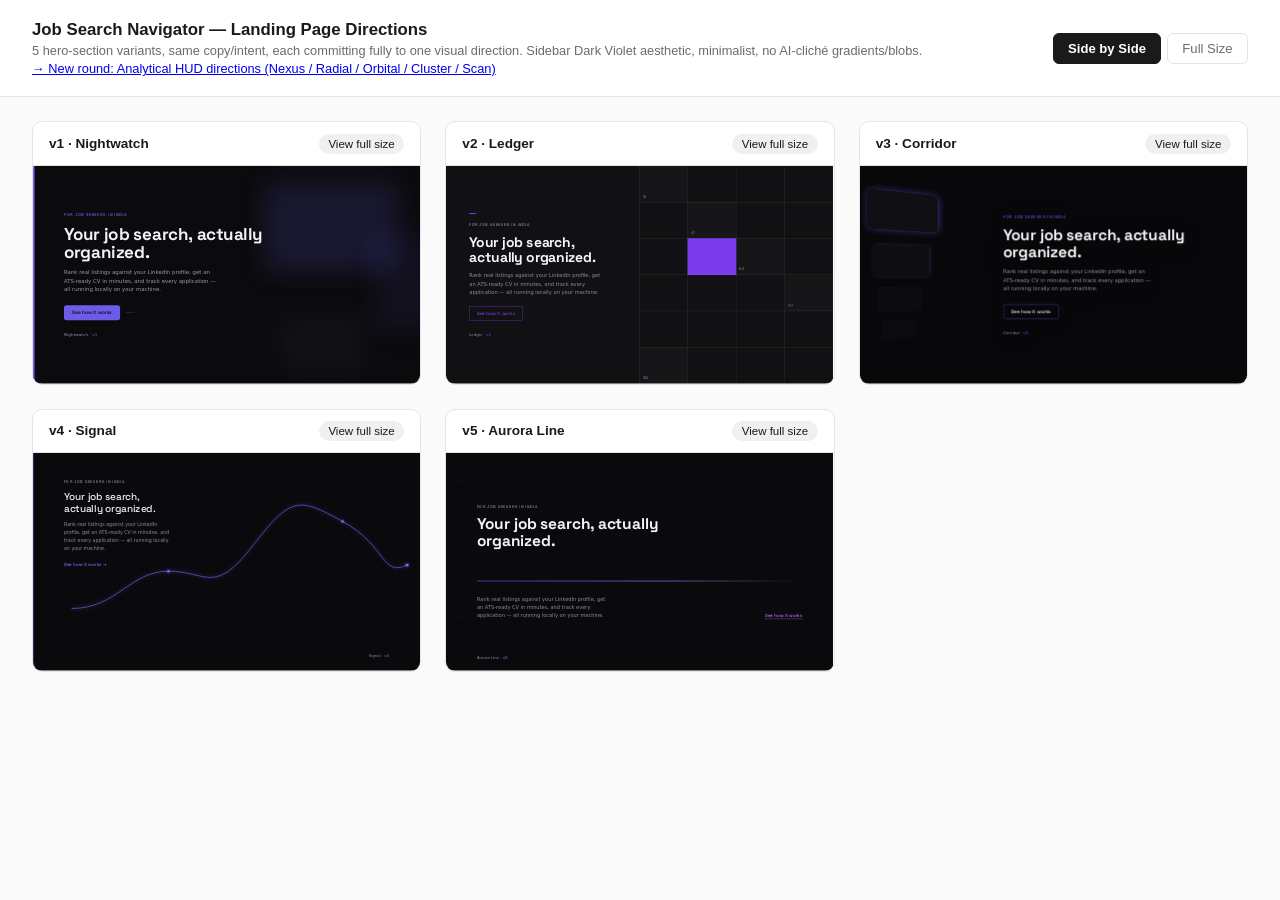
<file: public/landing/index.html>
<!doctype html>
<html lang="en">
<head>
<meta charset="utf-8" />
<meta name="viewport" content="width=device-width, initial-scale=1" />
<title>Landing Page Directions — Job Search Navigator</title>
<style>
  :root {
    --bg: #fafafa;
    --surface: #ffffff;
    --text: #1a1a1a;
    --text-muted: #6b6b6b;
    --border: #e5e5e5;
    --accent: #1a1a1a;
    --accent-contrast: #ffffff;
    --chip-bg: #f0f0f0;
  }
  @media (prefers-color-scheme: dark) {
    :root {
      --bg: #121212;
      --surface: #1a1a1a;
      --text: #ededed;
      --text-muted: #9a9a9a;
      --border: #2a2a2a;
      --accent: #ededed;
      --accent-contrast: #121212;
      --chip-bg: #232323;
    }
  }
  * { box-sizing: border-box; }
  body {
    margin: 0;
    font-family: -apple-system, BlinkMacSystemFont, "Segoe UI", Roboto, Helvetica, Arial, sans-serif;
    background: var(--bg);
    color: var(--text);
  }
  header {
    padding: 1.25rem 2rem;
    border-bottom: 1px solid var(--border);
    background: var(--surface);
    display: flex;
    align-items: center;
    justify-content: space-between;
    flex-wrap: wrap;
    gap: 0.75rem;
  }
  header h1 { font-size: 1.05rem; margin: 0; font-weight: 600; }
  header p { margin: 0.2rem 0 0; font-size: 0.8rem; color: var(--text-muted); }

  .mode-switch { display: flex; gap: 0.35rem; }
  .mode-btn {
    background: none;
    border: 1px solid var(--border);
    color: var(--text-muted);
    padding: 0.45rem 0.9rem;
    border-radius: 6px;
    font-size: 0.82rem;
    cursor: pointer;
  }
  .mode-btn.active { background: var(--accent); color: var(--accent-contrast); border-color: var(--accent); font-weight: 600; }

  main { max-width: 1400px; margin: 0 auto; padding: 1.5rem 2rem 3rem; }

  .variant-tabs { display: none; gap: 0.4rem; margin-bottom: 1.25rem; flex-wrap: wrap; }
  .variant-tabs.visible { display: flex; }
  .variant-tab-btn {
    background: var(--surface);
    border: 1px solid var(--border);
    color: var(--text);
    padding: 0.5rem 1rem;
    border-radius: 6px;
    font-size: 0.85rem;
    cursor: pointer;
  }
  .variant-tab-btn.active { background: var(--accent); color: var(--accent-contrast); border-color: var(--accent); font-weight: 600; }

  /* Side-by-side grid: true-scale live previews via a fixed-size iframe
     scaled down with a clipping wrapper, not a responsive reflow -- so
     what you see here matches the full-size view exactly. */
  .grid { display: grid; grid-template-columns: repeat(auto-fit, minmax(320px, 1fr)); gap: 1.5rem; }
  .grid.hidden { display: none; }

  .card {
    background: var(--surface);
    border: 1px solid var(--border);
    border-radius: 10px;
    overflow: hidden;
  }
  .card-label {
    padding: 0.7rem 1rem;
    font-size: 0.85rem;
    font-weight: 600;
    display: flex;
    justify-content: space-between;
    align-items: center;
    border-bottom: 1px solid var(--border);
  }
  .card-label button {
    font-size: 0.72rem;
    font-weight: 500;
    background: var(--chip-bg);
    border: none;
    color: var(--text);
    padding: 0.25rem 0.6rem;
    border-radius: 999px;
    cursor: pointer;
  }
  .frame-wrap {
    width: 100%;
    aspect-ratio: 1200 / 675;
    overflow: hidden;
    position: relative;
  }
  .frame-wrap iframe {
    width: 1200px;
    height: 675px;
    border: 0;
    position: absolute;
    top: 0; left: 0;
    transform-origin: top left;
  }

  .full-view { display: none; }
  .full-view.visible { display: block; }
  .full-frame-wrap {
    border: 1px solid var(--border);
    border-radius: 10px;
    overflow: hidden;
    aspect-ratio: 1200 / 675;
    max-height: 80vh;
  }
  .full-frame-wrap iframe { width: 100%; height: 100%; border: 0; }
</style>
</head>
<body>
<header>
  <div>
    <h1>Job Search Navigator — Landing Page Directions</h1>
    <p>5 hero-section variants, same copy/intent, each committing fully to one visual direction. Sidebar Dark Violet aesthetic, minimalist, no AI-cliché gradients/blobs.</p>
    <p><a href="hud/index.html">&rarr; New round: Analytical HUD directions (Nexus / Radial / Orbital / Cluster / Scan)</a></p>
  </div>
  <div class="mode-switch">
    <button class="mode-btn active" data-mode="grid">Side by Side</button>
    <button class="mode-btn" data-mode="full">Full Size</button>
  </div>
</header>

<main>
  <nav class="variant-tabs" id="variantTabs">
    <button class="variant-tab-btn active" data-variant="v1-nightwatch">v1 · Nightwatch</button>
    <button class="variant-tab-btn" data-variant="v2-ledger">v2 · Ledger</button>
    <button class="variant-tab-btn" data-variant="v3-corridor">v3 · Corridor</button>
    <button class="variant-tab-btn" data-variant="v4-signal">v4 · Signal</button>
    <button class="variant-tab-btn" data-variant="v5-aurora-line">v5 · Aurora Line</button>
  </nav>

  <div class="grid" id="grid">
    <div class="card">
      <div class="card-label">v1 · Nightwatch <button data-open="v1-nightwatch">View full size</button></div>
      <div class="frame-wrap"><iframe src="v1-nightwatch/hero.html" loading="lazy"></iframe></div>
    </div>
    <div class="card">
      <div class="card-label">v2 · Ledger <button data-open="v2-ledger">View full size</button></div>
      <div class="frame-wrap"><iframe src="v2-ledger/hero.html" loading="lazy"></iframe></div>
    </div>
    <div class="card">
      <div class="card-label">v3 · Corridor <button data-open="v3-corridor">View full size</button></div>
      <div class="frame-wrap"><iframe src="v3-corridor/hero.html" loading="lazy"></iframe></div>
    </div>
    <div class="card">
      <div class="card-label">v4 · Signal <button data-open="v4-signal">View full size</button></div>
      <div class="frame-wrap"><iframe src="v4-signal/hero.html" loading="lazy"></iframe></div>
    </div>
    <div class="card">
      <div class="card-label">v5 · Aurora Line <button data-open="v5-aurora-line">View full size</button></div>
      <div class="frame-wrap"><iframe src="v5-aurora-line/hero.html" loading="lazy"></iframe></div>
    </div>
  </div>

  <div class="full-view" id="fullView">
    <div class="full-frame-wrap">
      <iframe id="fullFrame" src="v1-nightwatch/hero.html"></iframe>
    </div>
  </div>
</main>

<script src="landing.js"></script>
</body>
</html>
</file>
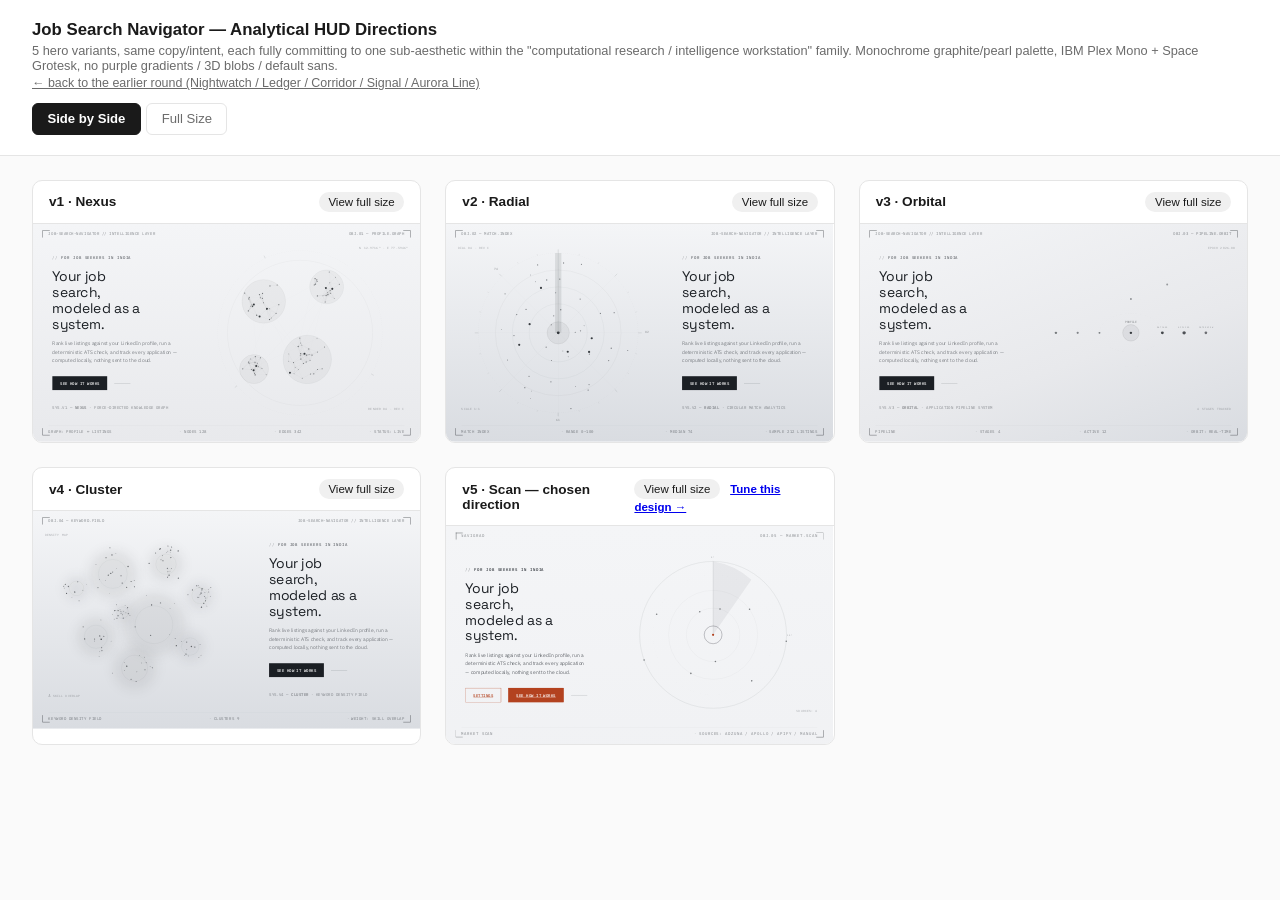
<file: public/landing/hud/index.html>
<!doctype html>
<html lang="en">
<head>
<meta charset="utf-8" />
<meta name="viewport" content="width=device-width, initial-scale=1" />
<title>Landing Page Directions — Analytical HUD — Job Search Navigator</title>
<style>
  :root {
    --bg: #fafafa; --surface: #ffffff; --text: #1a1a1a; --text-muted: #6b6b6b;
    --border: #e5e5e5; --accent: #1a1a1a; --accent-contrast: #ffffff; --chip-bg: #f0f0f0;
  }
  @media (prefers-color-scheme: dark) {
    :root {
      --bg: #121212; --surface: #1a1a1a; --text: #ededed; --text-muted: #9a9a9a;
      --border: #2a2a2a; --accent: #ededed; --accent-contrast: #121212; --chip-bg: #232323;
    }
  }
  * { box-sizing: border-box; }
  body {
    margin: 0;
    font-family: -apple-system, BlinkMacSystemFont, "Segoe UI", Roboto, Helvetica, Arial, sans-serif;
    background: var(--bg); color: var(--text);
  }
  header {
    padding: 1.25rem 2rem; border-bottom: 1px solid var(--border); background: var(--surface);
    display: flex; align-items: center; justify-content: space-between; flex-wrap: wrap; gap: 0.75rem;
  }
  header h1 { font-size: 1.05rem; margin: 0; font-weight: 600; }
  header p { margin: 0.2rem 0 0; font-size: 0.8rem; color: var(--text-muted); }
  header a.back { font-size: 0.78rem; color: var(--text-muted); }

  .mode-switch { display: flex; gap: 0.35rem; }
  .mode-btn {
    background: none; border: 1px solid var(--border); color: var(--text-muted);
    padding: 0.45rem 0.9rem; border-radius: 6px; font-size: 0.82rem; cursor: pointer;
  }
  .mode-btn.active { background: var(--accent); color: var(--accent-contrast); border-color: var(--accent); font-weight: 600; }

  main { max-width: 1400px; margin: 0 auto; padding: 1.5rem 2rem 3rem; }

  .variant-tabs { display: none; gap: 0.4rem; margin-bottom: 1.25rem; flex-wrap: wrap; }
  .variant-tabs.visible { display: flex; }
  .variant-tab-btn {
    background: var(--surface); border: 1px solid var(--border); color: var(--text);
    padding: 0.5rem 1rem; border-radius: 6px; font-size: 0.85rem; cursor: pointer;
  }
  .variant-tab-btn.active { background: var(--accent); color: var(--accent-contrast); border-color: var(--accent); font-weight: 600; }

  .grid { display: grid; grid-template-columns: repeat(auto-fit, minmax(320px, 1fr)); gap: 1.5rem; }
  .grid.hidden { display: none; }

  .card { background: var(--surface); border: 1px solid var(--border); border-radius: 10px; overflow: hidden; }
  .card-label {
    padding: 0.7rem 1rem; font-size: 0.85rem; font-weight: 600;
    display: flex; justify-content: space-between; align-items: center; border-bottom: 1px solid var(--border);
  }
  .card-label button {
    font-size: 0.72rem; font-weight: 500; background: var(--chip-bg); border: none; color: var(--text);
    padding: 0.25rem 0.6rem; border-radius: 999px; cursor: pointer;
  }
  .frame-wrap { width: 100%; aspect-ratio: 1200 / 675; overflow: hidden; position: relative; }
  .frame-wrap iframe {
    width: 1200px; height: 675px; border: 0; position: absolute; top: 0; left: 0; transform-origin: top left;
  }

  .full-view { display: none; }
  .full-view.visible { display: block; }
  .full-frame-wrap {
    border: 1px solid var(--border); border-radius: 10px; overflow: hidden; aspect-ratio: 1200 / 675; max-height: 80vh;
  }
  .full-frame-wrap iframe { width: 100%; height: 100%; border: 0; }
</style>
</head>
<body>
<header>
  <div>
    <h1>Job Search Navigator — Analytical HUD Directions</h1>
    <p>5 hero variants, same copy/intent, each fully committing to one sub-aesthetic within the "computational research / intelligence workstation" family. Monochrome graphite/pearl palette, IBM Plex Mono + Space Grotesk, no purple gradients / 3D blobs / default sans.</p>
    <a class="back" href="../index.html">&larr; back to the earlier round (Nightwatch / Ledger / Corridor / Signal / Aurora Line)</a>
  </div>
  <div class="mode-switch">
    <button class="mode-btn active" data-mode="grid">Side by Side</button>
    <button class="mode-btn" data-mode="full">Full Size</button>
  </div>
</header>

<main>
  <nav class="variant-tabs" id="variantTabs">
    <button class="variant-tab-btn active" data-variant="v1-nexus">v1 · Nexus</button>
    <button class="variant-tab-btn" data-variant="v2-radial">v2 · Radial</button>
    <button class="variant-tab-btn" data-variant="v3-orbital">v3 · Orbital</button>
    <button class="variant-tab-btn" data-variant="v4-cluster">v4 · Cluster</button>
    <button class="variant-tab-btn" data-variant="v5-scan">v5 · Scan</button>
  </nav>

  <div class="grid" id="grid">
    <div class="card">
      <div class="card-label">v1 · Nexus <button data-open="v1-nexus">View full size</button></div>
      <div class="frame-wrap"><iframe src="v1-nexus/hero.html" loading="lazy"></iframe></div>
    </div>
    <div class="card">
      <div class="card-label">v2 · Radial <button data-open="v2-radial">View full size</button></div>
      <div class="frame-wrap"><iframe src="v2-radial/hero.html" loading="lazy"></iframe></div>
    </div>
    <div class="card">
      <div class="card-label">v3 · Orbital <button data-open="v3-orbital">View full size</button></div>
      <div class="frame-wrap"><iframe src="v3-orbital/hero.html" loading="lazy"></iframe></div>
    </div>
    <div class="card">
      <div class="card-label">v4 · Cluster <button data-open="v4-cluster">View full size</button></div>
      <div class="frame-wrap"><iframe src="v4-cluster/hero.html" loading="lazy"></iframe></div>
    </div>
    <div class="card">
      <div class="card-label">v5 · Scan — chosen direction
      <span>
        <button data-open="v5-scan">View full size</button>
        <a href="v5-scan/tweak.html" style="margin-left:0.4rem;font-size:0.72rem;">Tune this design &rarr;</a>
      </span>
    </div>
      <div class="frame-wrap"><iframe src="v5-scan/hero.html" loading="lazy"></iframe></div>
    </div>
  </div>

  <div class="full-view" id="fullView">
    <div class="full-frame-wrap">
      <iframe id="fullFrame" src="v1-nexus/hero.html"></iframe>
    </div>
  </div>
</main>

<script src="landing.js"></script>
</body>
</html>
</file>
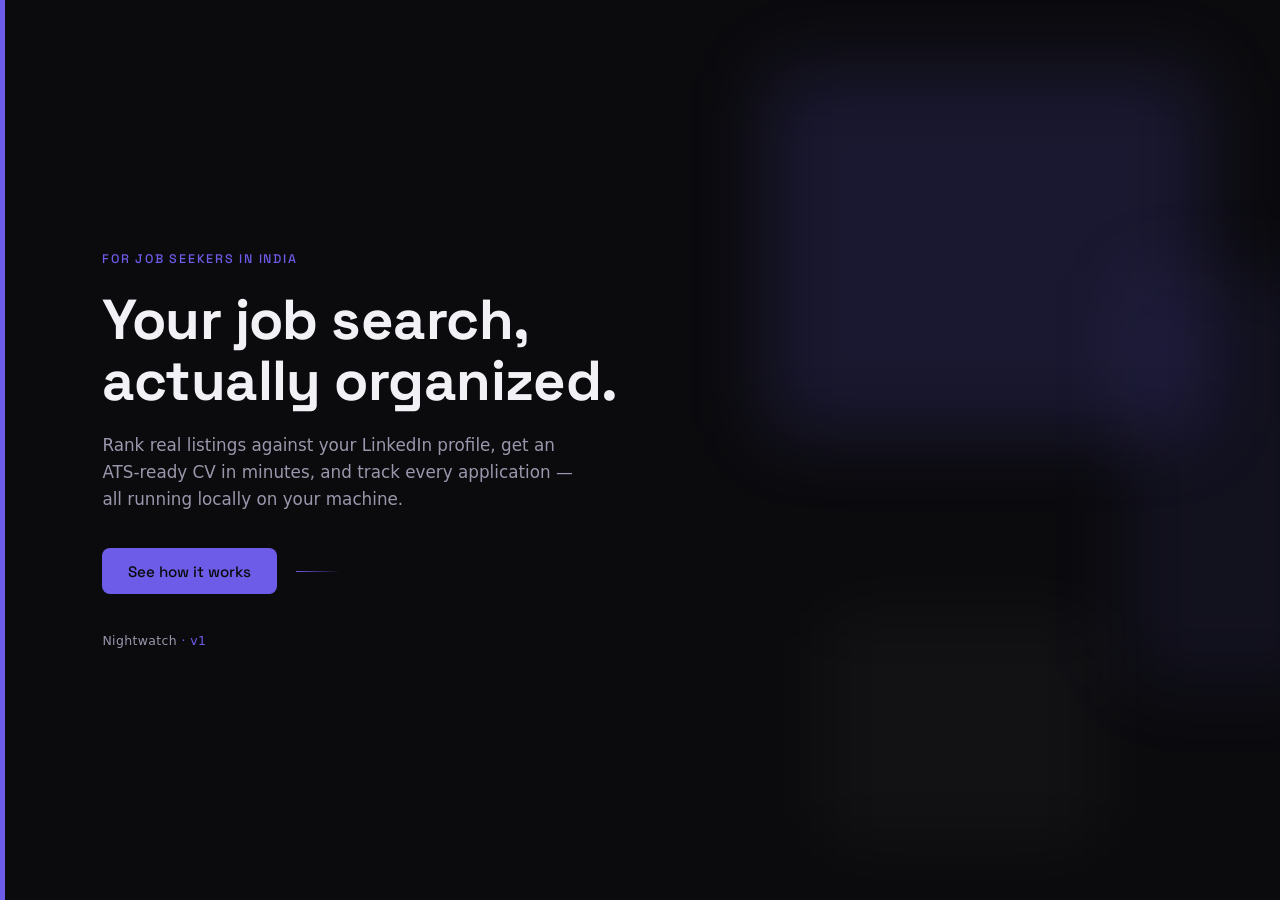
<file: public/landing/v1-nightwatch/hero.html>
<!doctype html>
<html lang="en">
<head>
<meta charset="utf-8" />
<meta name="viewport" content="width=device-width, initial-scale=1" />
<title>Job Search Navigator — Nightwatch</title>
<link rel="preconnect" href="https://fonts.googleapis.com" />
<link rel="preconnect" href="https://fonts.gstatic.com" crossorigin />
<link href="https://fonts.googleapis.com/css2?family=Space+Grotesk:wght@400;500;700&display=swap" rel="stylesheet" />
<style>
  :root {
    --bg: #0b0b0e;
    --violet: #6c5ce7;
    --violet-dim: #4a3fa8;
    --text: #f2f1f6;
    --text-muted: #9a97ac;
  }
  * { box-sizing: border-box; margin: 0; padding: 0; }
  html, body { height: 100%; }
  body {
    background: var(--bg);
    color: var(--text);
    font-family: system-ui, -apple-system, "Segoe UI", sans-serif;
    overflow: hidden;
  }

  .hero {
    position: relative;
    min-height: 100vh;
    display: flex;
    align-items: center;
    padding: 0 8vw;
    isolation: isolate;
  }

  /* Left sidebar-rail suggestion -- a slim accent bar, not a full nav */
  .rail {
    position: absolute;
    top: 0;
    left: 0;
    width: 5px;
    height: 100%;
    background: var(--violet);
    z-index: 3;
  }

  /* Soft-focus receded panels: blurred rectangles suggesting distant UI depth.
     Deliberately not radial-gradient "glow blobs" -- these are rectangular
     panel shapes with a blur filter, evoking depth-of-field, not a wash. */
  .depth-panel {
    position: absolute;
    border-radius: 18px;
    filter: blur(38px);
    z-index: 0;
  }
  .depth-panel.p1 {
    width: 34vw; height: 40vh;
    right: 6vw; top: 8vh;
    background: rgba(108, 92, 231, 0.16);
    border: 1px solid rgba(108, 92, 231, 0.2);
  }
  .depth-panel.p2 {
    width: 22vw; height: 26vh;
    right: 14vw; bottom: 6vh;
    background: rgba(255, 255, 255, 0.03);
    border: 1px solid rgba(255, 255, 255, 0.05);
  }
  .depth-panel.p3 {
    width: 16vw; height: 46vh;
    right: -4vw; top: 30vh;
    background: rgba(108, 92, 231, 0.08);
  }

  .content { position: relative; z-index: 2; max-width: 640px; }

  .kicker {
    font-family: "Space Grotesk", system-ui, sans-serif;
    font-size: 0.78rem;
    font-weight: 500;
    letter-spacing: 0.14em;
    text-transform: uppercase;
    color: var(--violet);
    margin-bottom: 1.4rem;
  }

  h1 {
    font-family: "Space Grotesk", system-ui, sans-serif;
    font-weight: 700;
    font-size: clamp(2.4rem, 4.4vw, 3.8rem);
    line-height: 1.08;
    letter-spacing: -0.01em;
    margin-bottom: 1.3rem;
  }

  .subhead {
    font-size: 1.05rem;
    line-height: 1.6;
    color: var(--text-muted);
    max-width: 480px;
    margin-bottom: 2.2rem;
  }

  .cta-row { display: flex; align-items: center; gap: 1.2rem; }

  .cta {
    font-family: "Space Grotesk", system-ui, sans-serif;
    font-weight: 500;
    font-size: 0.95rem;
    background: var(--violet);
    color: #0b0b0e;
    border: none;
    padding: 0.85rem 1.6rem;
    border-radius: 8px;
    cursor: pointer;
  }

  .rule {
    width: 44px;
    height: 1px;
    background: linear-gradient(90deg, var(--violet), transparent);
  }

  .badge {
    display: inline-block;
    margin-top: 2.4rem;
    font-size: 0.78rem;
    color: var(--text-muted);
    letter-spacing: 0.03em;
  }
  .badge span { color: var(--violet); }
</style>
</head>
<body>
<section class="hero">
  <div class="rail"></div>
  <div class="depth-panel p1"></div>
  <div class="depth-panel p2"></div>
  <div class="depth-panel p3"></div>
  <div class="content">
    <div class="kicker">For job seekers in India</div>
    <h1>Your job search, actually organized.</h1>
    <p class="subhead">Rank real listings against your LinkedIn profile, get an ATS-ready CV in minutes, and track every application — all running locally on your machine.</p>
    <div class="cta-row">
      <button class="cta">See how it works</button>
      <div class="rule"></div>
    </div>
    <div class="badge">Nightwatch <span>· v1</span></div>
  </div>
</section>
</body>
</html>
</file>
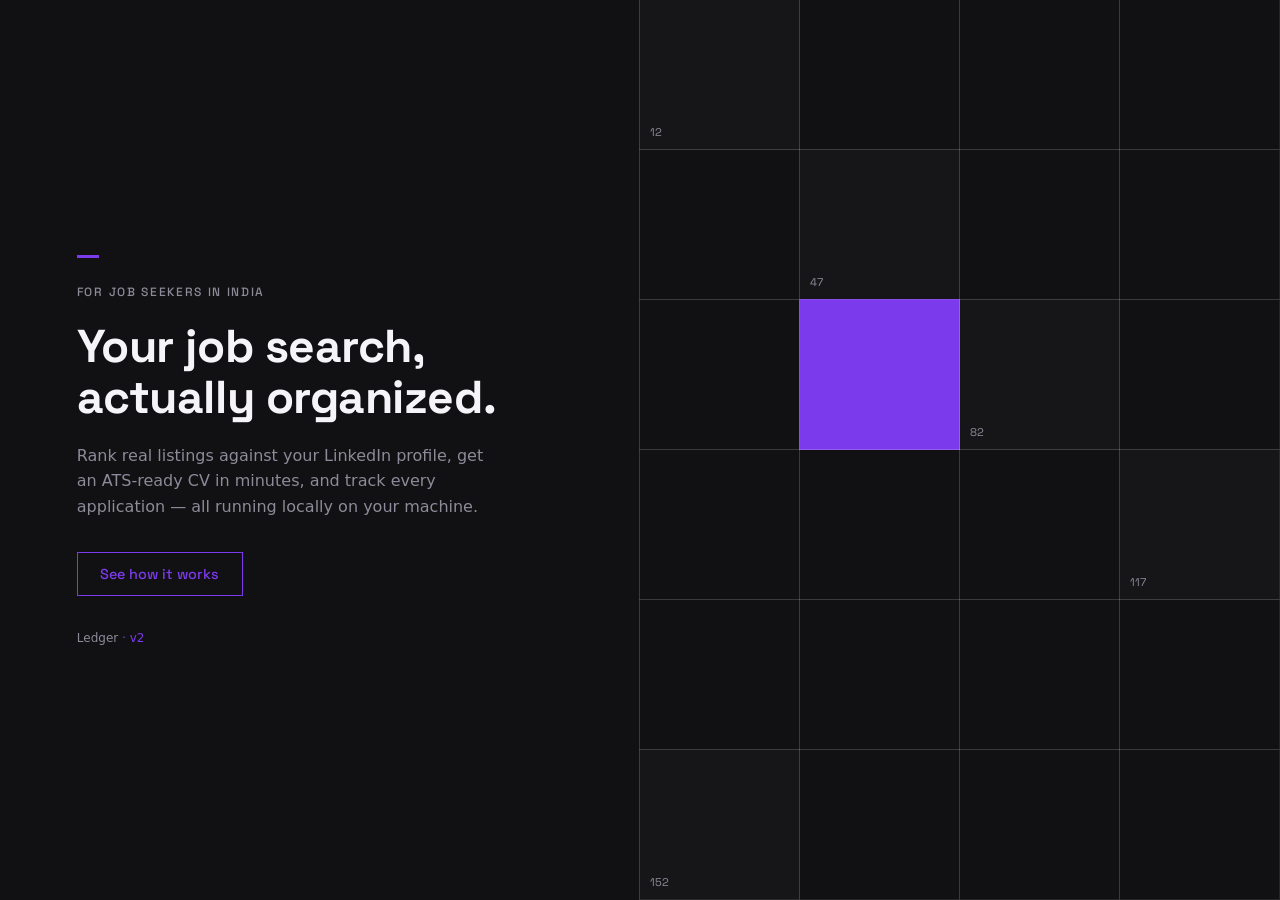
<file: public/landing/v2-ledger/hero.html>
<!doctype html>
<html lang="en">
<head>
<meta charset="utf-8" />
<meta name="viewport" content="width=device-width, initial-scale=1" />
<title>Job Search Navigator — Ledger</title>
<link rel="preconnect" href="https://fonts.googleapis.com" />
<link rel="preconnect" href="https://fonts.gstatic.com" crossorigin />
<link href="https://fonts.googleapis.com/css2?family=Space+Grotesk:wght@400;500;700&display=swap" rel="stylesheet" />
<style>
  :root {
    --bg: #111113;
    --line: rgba(255, 255, 255, 0.09);
    --violet: #7c3aed;
    --text: #f5f4f8;
    --text-muted: #8d8a99;
  }
  * { box-sizing: border-box; margin: 0; padding: 0; }
  html, body { height: 100%; }
  body {
    background: var(--bg);
    color: var(--text);
    font-family: system-ui, -apple-system, "Segoe UI", sans-serif;
    overflow: hidden;
  }

  .hero {
    min-height: 100vh;
    display: grid;
    grid-template-columns: 1fr 1fr;
  }

  .left {
    display: flex;
    flex-direction: column;
    justify-content: center;
    padding: 0 6vw;
    border-right: 1px solid var(--line);
  }

  .rail-mark {
    width: 22px;
    height: 3px;
    background: var(--violet);
    margin-bottom: 1.6rem;
  }

  .kicker {
    font-family: "Space Grotesk", system-ui, sans-serif;
    font-size: 0.75rem;
    font-weight: 500;
    letter-spacing: 0.14em;
    text-transform: uppercase;
    color: var(--text-muted);
    margin-bottom: 1.3rem;
  }

  h1 {
    font-family: "Space Grotesk", system-ui, sans-serif;
    font-weight: 700;
    font-size: clamp(2.1rem, 3.6vw, 3.2rem);
    line-height: 1.12;
    letter-spacing: -0.01em;
    margin-bottom: 1.2rem;
  }

  .subhead {
    font-size: 1rem;
    line-height: 1.6;
    color: var(--text-muted);
    max-width: 420px;
    margin-bottom: 2rem;
  }

  .cta {
    font-family: "Space Grotesk", system-ui, sans-serif;
    font-weight: 500;
    font-size: 0.9rem;
    background: transparent;
    color: var(--violet);
    border: 1px solid var(--violet);
    padding: 0.75rem 1.4rem;
    border-radius: 0;
    cursor: pointer;
    width: fit-content;
  }

  .badge {
    margin-top: 2.2rem;
    font-size: 0.75rem;
    color: var(--text-muted);
  }
  .badge span { color: var(--violet); }

  /* Right: flat ledger grid -- pure tiled cells, no blur, no shadow */
  .ledger {
    display: grid;
    grid-template-columns: repeat(4, 1fr);
    grid-template-rows: repeat(6, 1fr);
  }
  .cell {
    border: 1px solid var(--line);
    margin: -1px 0 0 -1px;
  }
  .cell.fill { background: var(--violet); }
  .cell.dim { background: rgba(255, 255, 255, 0.02); }
  .cell.num {
    display: flex;
    align-items: flex-end;
    padding: 0.6rem;
    font-family: "Space Grotesk", system-ui, sans-serif;
    font-size: 0.7rem;
    color: var(--text-muted);
  }
</style>
</head>
<body>
<section class="hero">
  <div class="left">
    <div class="rail-mark"></div>
    <div class="kicker">For job seekers in India</div>
    <h1>Your job search, actually organized.</h1>
    <p class="subhead">Rank real listings against your LinkedIn profile, get an ATS-ready CV in minutes, and track every application — all running locally on your machine.</p>
    <button class="cta">See how it works</button>
    <div class="badge">Ledger <span>· v2</span></div>
  </div>
  <div class="ledger" id="ledger"></div>
</section>
<script>
  const ledger = document.getElementById("ledger");
  const total = 24;
  const fillIndex = 9;
  for (let i = 0; i < total; i++) {
    const cell = document.createElement("div");
    cell.className = "cell" + (i === fillIndex ? " fill" : i % 5 === 0 ? " dim num" : "");
    if (i % 5 === 0 && i !== fillIndex) cell.textContent = (i * 7 + 12) + "";
    ledger.appendChild(cell);
  }
</script>
</body>
</html>
</file>
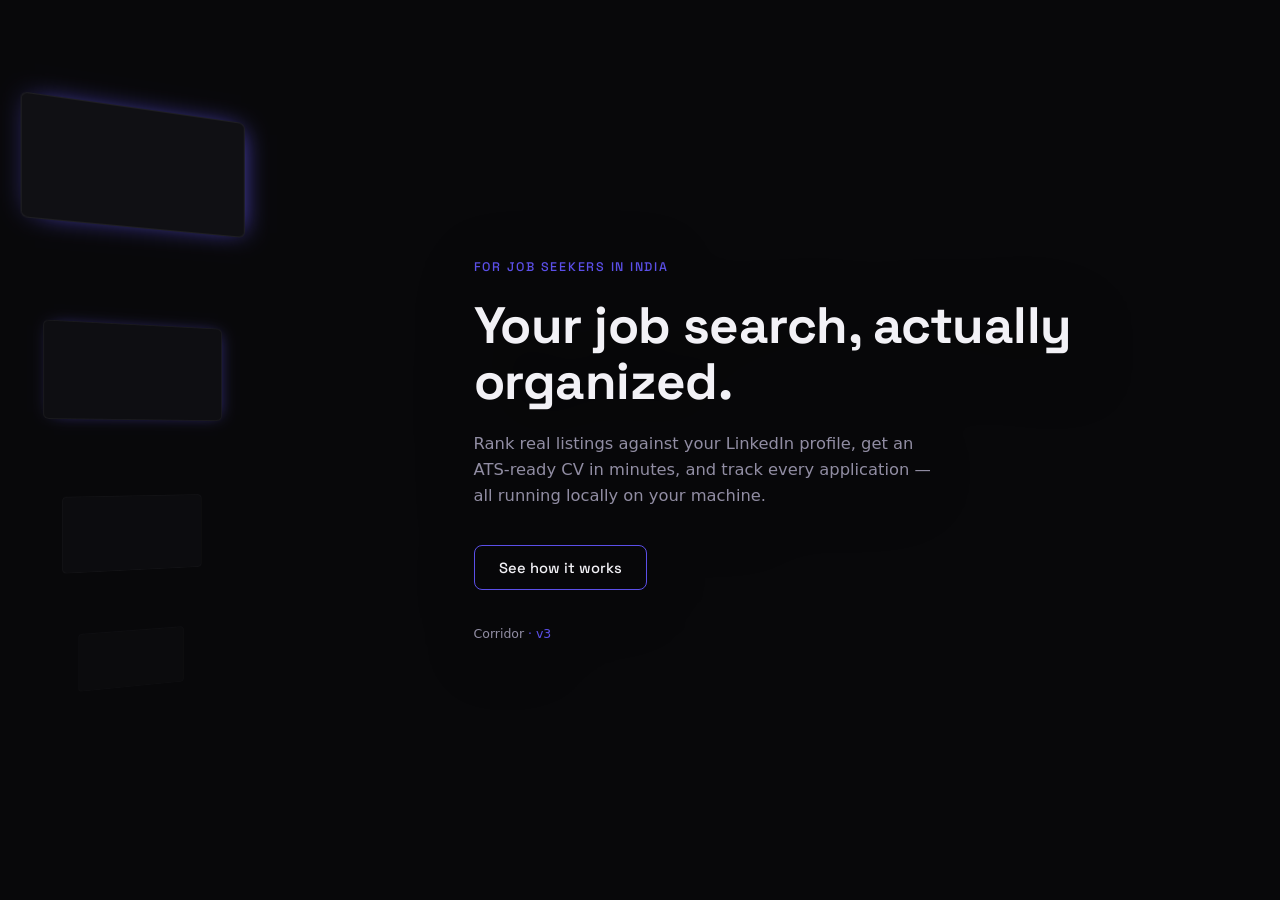
<file: public/landing/v3-corridor/hero.html>
<!doctype html>
<html lang="en">
<head>
<meta charset="utf-8" />
<meta name="viewport" content="width=device-width, initial-scale=1" />
<title>Job Search Navigator — Corridor</title>
<link rel="preconnect" href="https://fonts.googleapis.com" />
<link rel="preconnect" href="https://fonts.gstatic.com" crossorigin />
<link href="https://fonts.googleapis.com/css2?family=Space+Grotesk:wght@400;500;700&display=swap" rel="stylesheet" />
<style>
  :root {
    --bg: #08080a;
    --violet: #5b4fe8;
    --text: #f2f1f6;
    --text-muted: #918da3;
  }
  * { box-sizing: border-box; margin: 0; padding: 0; }
  html, body { height: 100%; }
  body {
    background: var(--bg);
    color: var(--text);
    font-family: system-ui, -apple-system, "Segoe UI", sans-serif;
    overflow: hidden;
  }

  .hero {
    position: relative;
    min-height: 100vh;
    display: flex;
    align-items: center;
    padding: 0 7vw;
    perspective: 1000px;
  }

  /* Receding panels along the left, suggesting a sidebar rail extending
     into depth. Rim-light via box-shadow on the edge, not a fill glow. */
  .corridor {
    position: absolute;
    left: 3vw;
    top: 0;
    height: 100%;
    width: 30vw;
    transform-style: preserve-3d;
  }
  .panel {
    position: absolute;
    left: 0;
    width: 200px;
    height: 120px;
    background: #101014;
    border: 1px solid rgba(255, 255, 255, 0.06);
    border-radius: 6px;
  }
  .panel.a { top: 12%;  transform: rotateY(28deg) translateZ(0px)   scale(1);    box-shadow: 4px 0 24px -8px var(--violet); }
  .panel.b { top: 34%;  transform: rotateY(28deg) translateZ(-90px) scale(0.86); opacity: 0.75; box-shadow: 3px 0 18px -8px var(--violet); }
  .panel.c { top: 54%;  transform: rotateY(28deg) translateZ(-180px) scale(0.72); opacity: 0.5; }
  .panel.d { top: 72%;  transform: rotateY(28deg) translateZ(-270px) scale(0.58); opacity: 0.3; }

  .content {
    position: relative;
    z-index: 2;
    max-width: 620px;
    margin-left: 30vw;
    filter: drop-shadow(0 12px 30px rgba(0,0,0,0.6));
  }

  .kicker {
    font-family: "Space Grotesk", system-ui, sans-serif;
    font-size: 0.78rem;
    font-weight: 500;
    letter-spacing: 0.14em;
    text-transform: uppercase;
    color: var(--violet);
    margin-bottom: 1.4rem;
  }

  h1 {
    font-family: "Space Grotesk", system-ui, sans-serif;
    font-weight: 700;
    font-size: clamp(2.2rem, 4vw, 3.5rem);
    line-height: 1.1;
    letter-spacing: -0.01em;
    margin-bottom: 1.3rem;
  }

  .subhead {
    font-size: 1.02rem;
    line-height: 1.6;
    color: var(--text-muted);
    max-width: 460px;
    margin-bottom: 2.2rem;
  }

  .cta {
    font-family: "Space Grotesk", system-ui, sans-serif;
    font-weight: 500;
    font-size: 0.92rem;
    background: transparent;
    color: var(--text);
    border: 1px solid var(--violet);
    padding: 0.8rem 1.5rem;
    border-radius: 8px;
    cursor: pointer;
    box-shadow: inset 0 0 0 0 var(--violet);
  }

  .badge {
    display: block;
    margin-top: 2.2rem;
    font-size: 0.78rem;
    color: var(--text-muted);
  }
  .badge span { color: var(--violet); }
</style>
</head>
<body>
<section class="hero">
  <div class="corridor">
    <div class="panel a"></div>
    <div class="panel b"></div>
    <div class="panel c"></div>
    <div class="panel d"></div>
  </div>
  <div class="content">
    <div class="kicker">For job seekers in India</div>
    <h1>Your job search, actually organized.</h1>
    <p class="subhead">Rank real listings against your LinkedIn profile, get an ATS-ready CV in minutes, and track every application — all running locally on your machine.</p>
    <button class="cta">See how it works</button>
    <span class="badge">Corridor <span>· v3</span></span>
  </div>
</section>
</body>
</html>
</file>
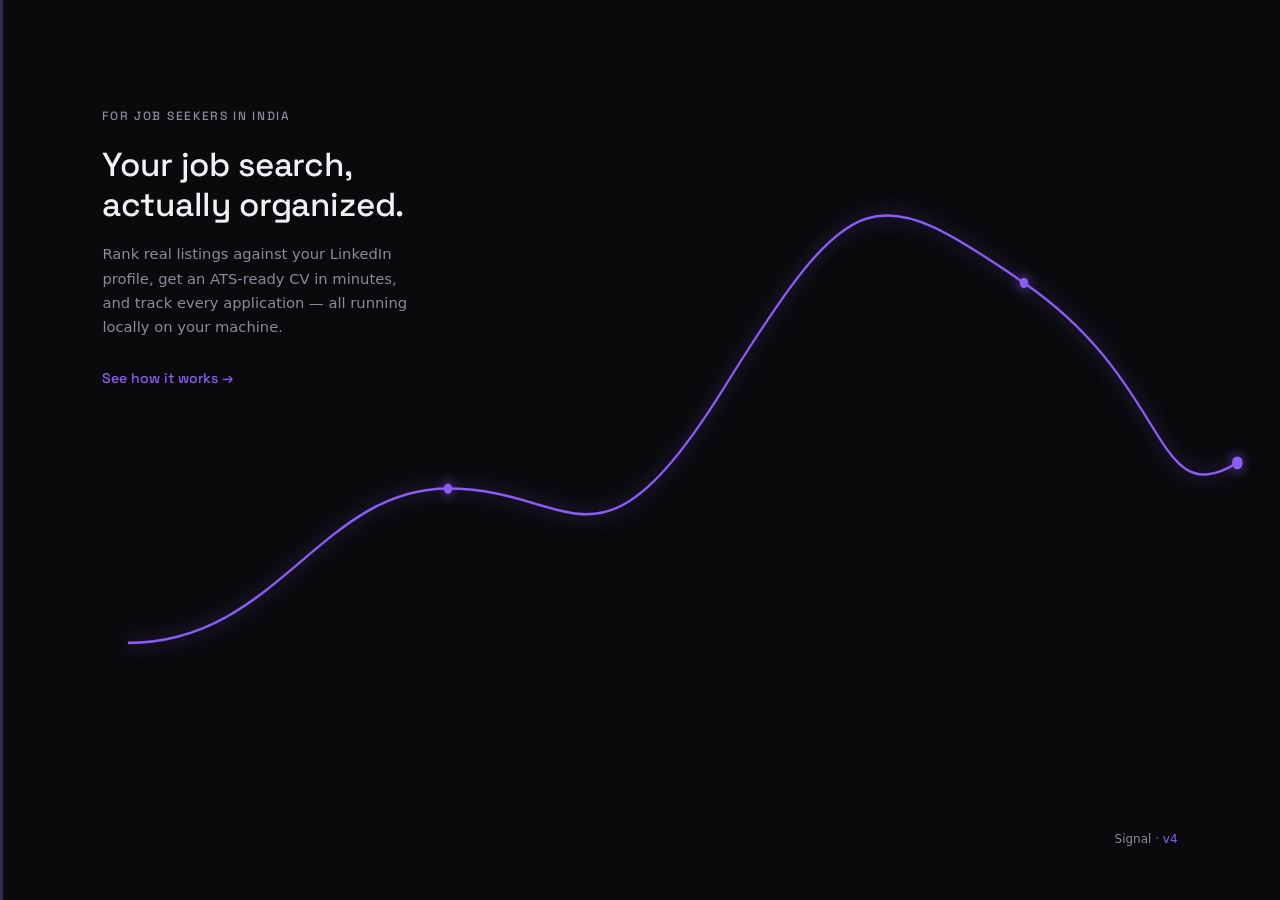
<file: public/landing/v4-signal/hero.html>
<!doctype html>
<html lang="en">
<head>
<meta charset="utf-8" />
<meta name="viewport" content="width=device-width, initial-scale=1" />
<title>Job Search Navigator — Signal</title>
<link rel="preconnect" href="https://fonts.googleapis.com" />
<link rel="preconnect" href="https://fonts.gstatic.com" crossorigin />
<link href="https://fonts.googleapis.com/css2?family=Space+Grotesk:wght@400;500;700&display=swap" rel="stylesheet" />
<style>
  :root {
    --bg: #0a0a0d;
    --violet: #8b5cf6;
    --text: #f2f1f6;
    --text-muted: #8d899c;
  }
  * { box-sizing: border-box; margin: 0; padding: 0; }
  html, body { height: 100%; }
  body {
    background: var(--bg);
    color: var(--text);
    font-family: system-ui, -apple-system, "Segoe UI", sans-serif;
    overflow: hidden;
  }

  .hero {
    position: relative;
    min-height: 100vh;
  }

  .rail {
    position: absolute;
    top: 0; left: 0;
    width: 3px; height: 100%;
    background: rgba(139, 92, 246, 0.35);
  }

  .signal-svg {
    position: absolute;
    top: 0; left: 0;
    width: 100%; height: 100%;
  }
  .signal-path {
    fill: none;
    stroke: var(--violet);
    stroke-width: 2;
    filter: drop-shadow(0 0 7px rgba(139, 92, 246, 0.65));
  }
  .signal-dot {
    fill: var(--violet);
    filter: drop-shadow(0 0 5px rgba(139, 92, 246, 0.8));
  }

  .content {
    position: relative;
    z-index: 2;
    max-width: 520px;
    padding: 12vh 8vw 0;
  }

  .kicker {
    font-family: "Space Grotesk", system-ui, sans-serif;
    font-size: 0.75rem;
    font-weight: 500;
    letter-spacing: 0.14em;
    text-transform: uppercase;
    color: var(--text-muted);
    margin-bottom: 1.3rem;
  }

  h1 {
    font-family: "Space Grotesk", system-ui, sans-serif;
    font-weight: 500;
    font-size: clamp(1.7rem, 2.6vw, 2.3rem);
    line-height: 1.2;
    letter-spacing: -0.005em;
    margin-bottom: 1.1rem;
    max-width: 380px;
  }

  .subhead {
    font-size: 0.92rem;
    line-height: 1.65;
    color: var(--text-muted);
    max-width: 360px;
    margin-bottom: 1.8rem;
  }

  .cta {
    font-family: "Space Grotesk", system-ui, sans-serif;
    font-weight: 500;
    font-size: 0.88rem;
    background: none;
    color: var(--violet);
    border: none;
    padding: 0;
    cursor: pointer;
  }
  .cta::after { content: " →"; }

  .badge {
    position: absolute;
    bottom: 6vh;
    right: 8vw;
    font-size: 0.75rem;
    color: var(--text-muted);
  }
  .badge span { color: var(--violet); }
</style>
</head>
<body>
<section class="hero">
  <div class="rail"></div>
  <svg class="signal-svg" viewBox="0 0 1200 700" preserveAspectRatio="none">
    <path class="signal-path" d="M 120 500 C 260 500, 300 380, 420 380 S 560 460, 680 300 S 820 140, 960 220 S 1080 400, 1160 360" />
    <circle class="signal-dot" cx="420" cy="380" r="4"></circle>
    <circle class="signal-dot" cx="960" cy="220" r="4"></circle>
    <circle class="signal-dot" cx="1160" cy="360" r="5"></circle>
  </svg>
  <div class="content">
    <div class="kicker">For job seekers in India</div>
    <h1>Your job search, actually organized.</h1>
    <p class="subhead">Rank real listings against your LinkedIn profile, get an ATS-ready CV in minutes, and track every application — all running locally on your machine.</p>
    <button class="cta">See how it works</button>
  </div>
  <div class="badge">Signal <span>· v4</span></div>
</section>
</body>
</html>
</file>
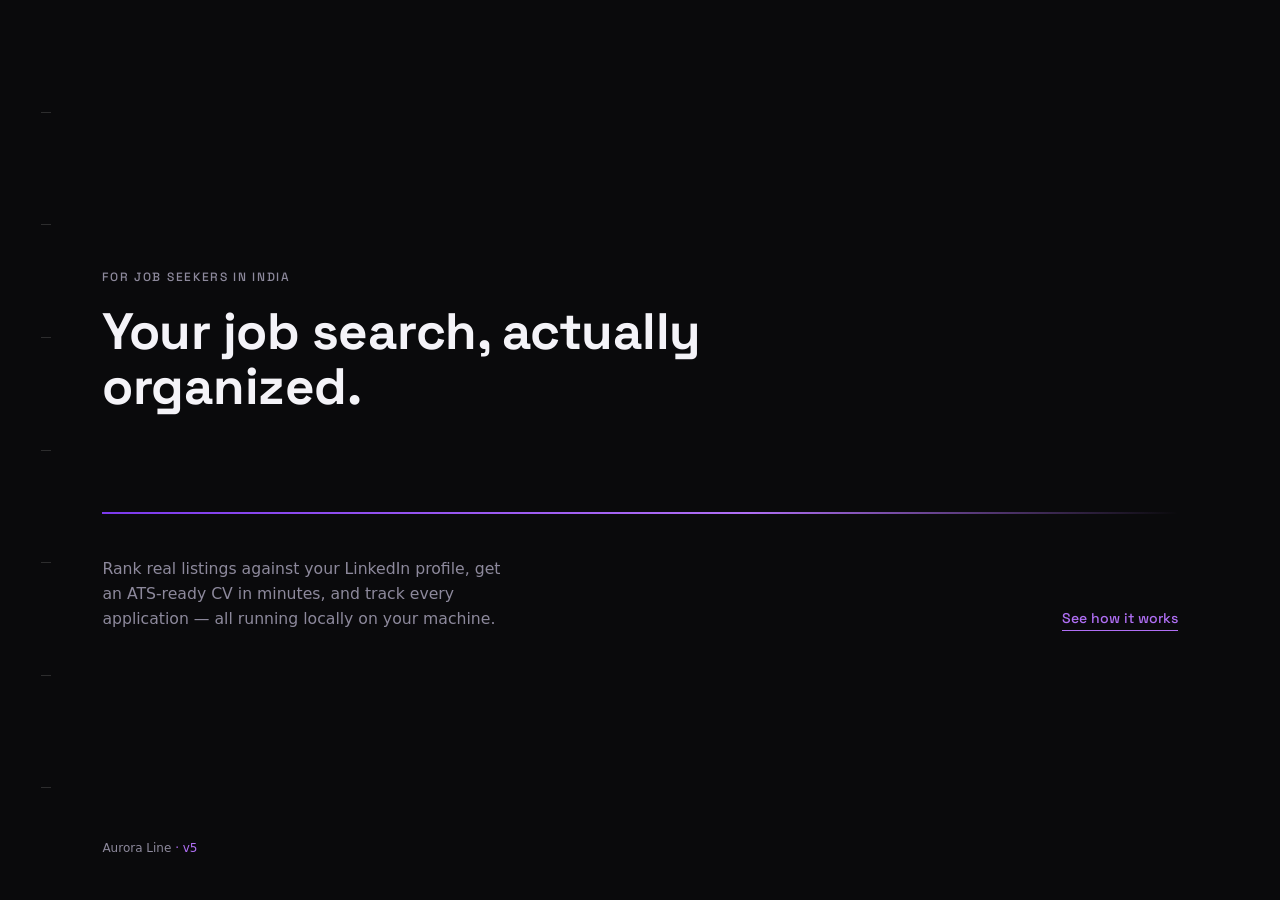
<file: public/landing/v5-aurora-line/hero.html>
<!doctype html>
<html lang="en">
<head>
<meta charset="utf-8" />
<meta name="viewport" content="width=device-width, initial-scale=1" />
<title>Job Search Navigator — Aurora Line</title>
<link rel="preconnect" href="https://fonts.googleapis.com" />
<link rel="preconnect" href="https://fonts.gstatic.com" crossorigin />
<link href="https://fonts.googleapis.com/css2?family=Space+Grotesk:wght@400;500;700&display=swap" rel="stylesheet" />
<style>
  :root {
    --bg: #0a0a0c;
    --violet-a: #7c3aed;
    --violet-b: #b06ff5;
    --text: #f4f3f8;
    --text-muted: #8d899c;
  }
  * { box-sizing: border-box; margin: 0; padding: 0; }
  html, body { height: 100%; }
  body {
    background: var(--bg);
    color: var(--text);
    font-family: system-ui, -apple-system, "Segoe UI", sans-serif;
    overflow: hidden;
  }

  .hero {
    position: relative;
    min-height: 100vh;
    display: flex;
    flex-direction: column;
    justify-content: center;
    padding: 0 8vw;
  }

  /* Tick marks along the left edge, echoing a sidebar rail without
     drawing a literal nav */
  .ticks {
    position: absolute;
    top: 0; left: 3.2vw;
    height: 100%;
    display: flex;
    flex-direction: column;
    justify-content: space-evenly;
  }
  .ticks span {
    width: 10px;
    height: 1px;
    background: rgba(255, 255, 255, 0.14);
  }

  .content {
    max-width: 600px;
    margin-bottom: 3.5rem;
  }

  .kicker {
    font-family: "Space Grotesk", system-ui, sans-serif;
    font-size: 0.75rem;
    font-weight: 500;
    letter-spacing: 0.14em;
    text-transform: uppercase;
    color: var(--text-muted);
    margin-bottom: 1.2rem;
  }

  h1 {
    font-family: "Space Grotesk", system-ui, sans-serif;
    font-weight: 700;
    font-size: clamp(2.2rem, 4vw, 3.6rem);
    line-height: 1.08;
    letter-spacing: -0.01em;
  }

  /* The single deliberate gradient in this composition -- applied only to
     a thin 2px line, never as a background wash. */
  .line {
    width: 100%;
    height: 2px;
    background: linear-gradient(90deg, var(--violet-a), var(--violet-b) 60%, transparent);
    margin: 2.6rem 0;
  }

  .lower { display: flex; justify-content: space-between; align-items: flex-end; }

  .subhead {
    font-size: 0.98rem;
    line-height: 1.6;
    color: var(--text-muted);
    max-width: 420px;
  }

  .cta {
    font-family: "Space Grotesk", system-ui, sans-serif;
    font-weight: 500;
    font-size: 0.88rem;
    background: none;
    color: var(--violet-b);
    border: none;
    border-bottom: 1px solid var(--violet-b);
    padding: 0 0 0.2rem;
    cursor: pointer;
    white-space: nowrap;
  }

  .badge {
    position: absolute;
    bottom: 5vh;
    left: 8vw;
    font-size: 0.75rem;
    color: var(--text-muted);
  }
  .badge span { color: var(--violet-b); }
</style>
</head>
<body>
<section class="hero">
  <div class="ticks">
    <span></span><span></span><span></span><span></span><span></span><span></span><span></span>
  </div>
  <div class="content">
    <div class="kicker">For job seekers in India</div>
    <h1>Your job search, actually organized.</h1>
  </div>
  <div class="line"></div>
  <div class="lower">
    <p class="subhead">Rank real listings against your LinkedIn profile, get an ATS-ready CV in minutes, and track every application — all running locally on your machine.</p>
    <button class="cta">See how it works</button>
  </div>
  <div class="badge">Aurora Line <span>· v5</span></div>
</section>
</body>
</html>
</file>
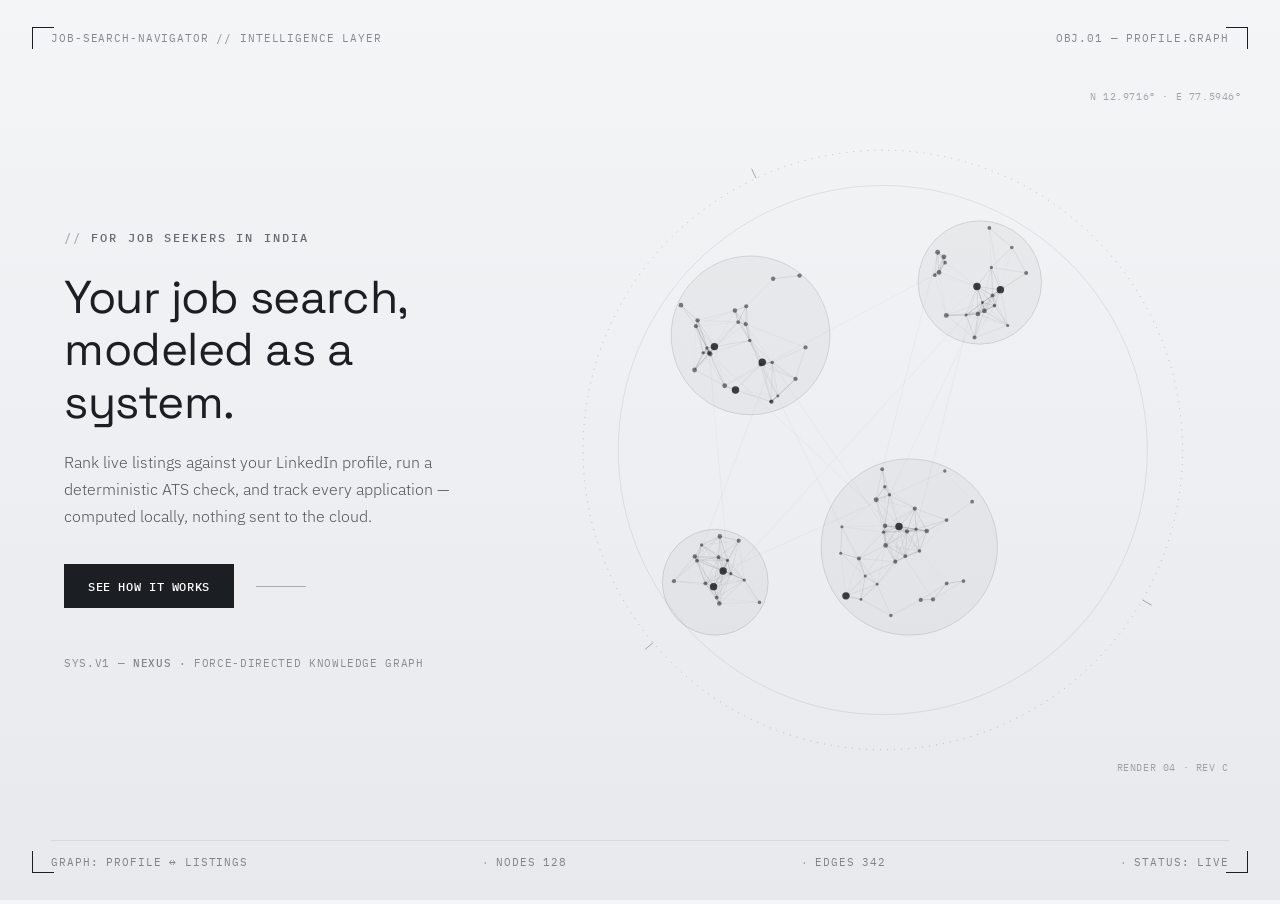
<file: public/landing/hud/v1-nexus/hero.html>
<!doctype html>
<html lang="en">
<head>
<meta charset="utf-8" />
<meta name="viewport" content="width=device-width, initial-scale=1" />
<title>Job Search Navigator — Nexus</title>
<link rel="preconnect" href="https://fonts.googleapis.com" />
<link rel="preconnect" href="https://fonts.gstatic.com" crossorigin />
<link href="https://fonts.googleapis.com/css2?family=Space+Grotesk:wght@300;400;500;600&family=IBM+Plex+Mono:wght@400;500&family=IBM+Plex+Sans:wght@300;400&display=swap" rel="stylesheet" />
<style>
  :root {
    --pearl: #f4f5f7;
    --grey-light: #e8e9ec;
    --grey-cool: #d9dce1;
    --graphite: #1b1f24;
    --slate: #2c3137;
    --white: #ffffff;
    --silver: #c8cdd4;
    --line: rgba(27, 31, 36, 0.14);
    --line-strong: rgba(27, 31, 36, 0.32);
  }
  * { box-sizing: border-box; margin: 0; padding: 0; }
  html, body { height: 100%; }
  body {
    background: linear-gradient(180deg, var(--pearl) 0%, var(--grey-light) 100%);
    color: var(--graphite);
    font-family: "IBM Plex Sans", system-ui, sans-serif;
    overflow: hidden;
  }
  .hero {
    position: relative;
    min-height: 100vh;
    isolation: isolate;
  }
  /* corner brackets */
  .bracket { position: absolute; width: 22px; height: 22px; border-color: var(--line-strong); z-index: 5; }
  .bracket.tl { top: 3vh; left: 2.5vw; border-top: 1px solid; border-left: 1px solid; }
  .bracket.tr { top: 3vh; right: 2.5vw; border-top: 1px solid; border-right: 1px solid; }
  .bracket.bl { bottom: 3vh; left: 2.5vw; border-bottom: 1px solid; border-left: 1px solid; }
  .bracket.br { bottom: 3vh; right: 2.5vw; border-bottom: 1px solid; border-right: 1px solid; }

  .topbar, .bottombar {
    position: absolute; left: 4vw; right: 4vw;
    display: flex; justify-content: space-between; align-items: center;
    font-family: "IBM Plex Mono", monospace;
    font-size: 0.68rem; letter-spacing: 0.08em; text-transform: uppercase;
    color: var(--slate); opacity: 0.55; z-index: 5;
  }
  .topbar { top: 3.4vh; }
  .bottombar { bottom: 3.4vh; padding-top: 0.9rem; border-top: 1px solid var(--line); }
  .bottombar span + span::before { content: "·"; margin: 0 0.6em; opacity: 0.6; }

  .graph-wrap {
    position: absolute; top: 0; right: 0; width: 62vw; height: 100vh;
    z-index: 1;
  }
  #graph { width: 100%; height: 100%; }
  .rotor { transform-origin: 50% 50%; animation: rotor-spin 260s linear infinite; }
  @keyframes rotor-spin { from { transform: rotate(0deg); } to { transform: rotate(360deg); } }
  .hub { animation: breathe 9s ease-in-out infinite; }
  .hub:nth-child(2n) { animation-duration: 11s; animation-delay: -3s; }
  .hub:nth-child(3n) { animation-duration: 13s; animation-delay: -6s; }
  @keyframes breathe { 0%, 100% { opacity: 0.5; } 50% { opacity: 0.85; } }
  .scan-ring { animation: dash-drift 90s linear infinite; transform-origin: 50% 50%; }
  @keyframes dash-drift { to { transform: rotate(-360deg); } }

  .content { position: absolute; top: 0; left: 0; height: 100vh; width: 46vw;
    display: flex; flex-direction: column; justify-content: center;
    padding: 0 5vw; z-index: 3; }

  .kicker {
    font-family: "IBM Plex Mono", monospace;
    font-size: 0.72rem; font-weight: 500; letter-spacing: 0.18em;
    text-transform: uppercase; color: var(--slate); opacity: 0.7;
    margin-bottom: 1.6rem;
  }
  .kicker::before { content: "// "; opacity: 0.5; }

  h1 {
    font-family: "Space Grotesk", sans-serif;
    font-weight: 400;
    font-size: clamp(2.1rem, 3.6vw, 3.2rem);
    line-height: 1.14;
    letter-spacing: -0.01em;
    color: var(--graphite);
    margin-bottom: 1.3rem;
    max-width: 11.5ch;
  }
  .subhead {
    font-size: 0.98rem; line-height: 1.7; font-weight: 300;
    color: var(--slate); opacity: 0.8; max-width: 40ch;
    margin-bottom: 2.2rem;
  }
  .cta-row { display: flex; align-items: center; gap: 1.4rem; }
  .cta {
    font-family: "IBM Plex Mono", monospace;
    font-size: 0.78rem; font-weight: 500; letter-spacing: 0.05em;
    text-transform: uppercase;
    background: var(--graphite); color: var(--white);
    border: none; padding: 0.85rem 1.5rem;
    cursor: pointer;
  }
  .rule { width: 50px; height: 1px; background: var(--line-strong); }
  .tag { margin-top: 3rem; font-family: "IBM Plex Mono", monospace; font-size: 0.68rem;
    letter-spacing: 0.06em; text-transform: uppercase; color: var(--slate); opacity: 0.5; }
  .tag b { color: var(--graphite); opacity: 1; font-weight: 500; }

  .coord { position: absolute; font-family: "IBM Plex Mono", monospace; font-size: 0.62rem;
    color: var(--slate); opacity: 0.4; letter-spacing: 0.06em; z-index: 4; }
  .coord.a { top: 10vh; right: 3vw; }
  .coord.b { bottom: 14vh; right: 4vw; text-align: right; }
</style>
</head>
<body>
<section class="hero">
  <div class="bracket tl"></div>
  <div class="bracket tr"></div>
  <div class="bracket bl"></div>
  <div class="bracket br"></div>

  <div class="topbar">
    <span>JOB-SEARCH-NAVIGATOR // INTELLIGENCE LAYER</span>
    <span>OBJ.01 — PROFILE.GRAPH</span>
  </div>

  <div class="coord a">N 12.9716° · E 77.5946°</div>
  <div class="coord b">RENDER 04 · REV C</div>

  <div class="graph-wrap">
    <svg id="graph" viewBox="0 0 900 900" preserveAspectRatio="xMidYMid meet"></svg>
  </div>

  <div class="content">
    <div class="kicker">For job seekers in India</div>
    <h1>Your job search, modeled as a system.</h1>
    <p class="subhead">Rank live listings against your LinkedIn profile, run a deterministic ATS check, and track every application — computed locally, nothing sent to the cloud.</p>
    <div class="cta-row">
      <button class="cta">See how it works</button>
      <div class="rule"></div>
    </div>
    <div class="tag">SYS.V1 — <b>NEXUS</b> · FORCE-DIRECTED KNOWLEDGE GRAPH</div>
  </div>

  <div class="bottombar">
    <span>GRAPH: PROFILE ↔ LISTINGS</span>
    <span>NODES 128</span>
    <span>EDGES 342</span>
    <span>STATUS: LIVE</span>
  </div>
</section>

<script>
(function () {
  function mulberry32(a) {
    return function () {
      a |= 0; a = (a + 0x6D2B79F5) | 0;
      var t = Math.imul(a ^ (a >>> 15), 1 | a);
      t = (t + Math.imul(t ^ (t >>> 7), 61 | t)) ^ t;
      return ((t ^ (t >>> 14)) >>> 0) / 4294967296;
    };
  }
  var rand = mulberry32(1337);
  var svg = document.getElementById('graph');
  var NS = 'http://www.w3.org/2000/svg';
  var W = 900, H = 900, cx = 450, cy = 450;

  function el(tag, attrs) {
    var e = document.createElementNS(NS, tag);
    for (var k in attrs) e.setAttribute(k, attrs[k]);
    return e;
  }

  var rotor = el('g', { class: 'rotor' });
  svg.appendChild(rotor);

  // dotted bounding circumference (scan ring)
  rotor.appendChild(el('circle', {
    class: 'scan-ring', cx: cx, cy: cy, r: 340,
    fill: 'none', stroke: 'rgba(27,31,36,0.28)', 'stroke-width': 1,
    'stroke-dasharray': '1 7'
  }));
  rotor.appendChild(el('circle', {
    cx: cx, cy: cy, r: 300,
    fill: 'none', stroke: 'rgba(27,31,36,0.10)', 'stroke-width': 1
  }));

  // cluster centers
  var clusters = [
    { x: 300, y: 320, r: 90, n: 26 },
    { x: 560, y: 260, r: 70, n: 20 },
    { x: 480, y: 560, r: 100, n: 30 },
    { x: 260, y: 600, r: 60, n: 16 }
  ];

  var points = [];
  clusters.forEach(function (c, ci) {
    // translucent hub disc behind each cluster
    rotor.appendChild(el('circle', {
      class: 'hub', cx: c.x, cy: c.y, r: c.r,
      fill: 'rgba(27,31,36,0.045)', stroke: 'rgba(27,31,36,0.14)', 'stroke-width': 1
    }));
    for (var i = 0; i < c.n; i++) {
      var ang = rand() * Math.PI * 2;
      var rad = Math.pow(rand(), 0.6) * c.r;
      var x = c.x + Math.cos(ang) * rad;
      var y = c.y + Math.sin(ang) * rad;
      points.push({ x: x, y: y, cluster: ci });
    }
  });

  // edges within threshold distance
  var edgeGroup = el('g', {});
  rotor.insertBefore(edgeGroup, rotor.firstChild);
  for (var i = 0; i < points.length; i++) {
    for (var j = i + 1; j < points.length; j++) {
      var dx = points[i].x - points[j].x, dy = points[i].y - points[j].y;
      var d = Math.sqrt(dx * dx + dy * dy);
      if (d < 55) {
        var op = (1 - d / 55) * 0.35;
        edgeGroup.appendChild(el('line', {
          x1: points[i].x, y1: points[i].y, x2: points[j].x, y2: points[j].y,
          stroke: 'rgba(27,31,36,' + op.toFixed(2) + ')', 'stroke-width': 0.6
        }));
      }
    }
  }

  // cross-cluster bridge edges (a few, longer, fainter)
  for (var b = 0; b < 14; b++) {
    var p1 = points[Math.floor(rand() * points.length)];
    var p2 = points[Math.floor(rand() * points.length)];
    edgeGroup.appendChild(el('line', {
      x1: p1.x, y1: p1.y, x2: p2.x, y2: p2.y,
      stroke: 'rgba(27,31,36,0.08)', 'stroke-width': 0.5
    }));
  }

  // node dots
  points.forEach(function (p, idx) {
    var isHub = idx % 11 === 0;
    rotor.appendChild(el('circle', {
      cx: p.x, cy: p.y, r: isHub ? 4.2 : 1.6 + rand() * 1.2,
      fill: isHub ? 'rgba(27,31,36,0.85)' : 'rgba(27,31,36,0.55)'
    }));
  });

  // a couple of tick marks + micro labels near the ring
  [30, 140, 245].forEach(function (deg) {
    var rad = deg * Math.PI / 180;
    var x1 = cx + Math.cos(rad) * 340, y1 = cy + Math.sin(rad) * 340;
    var x2 = cx + Math.cos(rad) * 352, y2 = cy + Math.sin(rad) * 352;
    rotor.appendChild(el('line', { x1: x1, y1: y1, x2: x2, y2: y2, stroke: 'rgba(27,31,36,0.4)', 'stroke-width': 1 }));
  });
})();
</script>
</body>
</html>
</file>
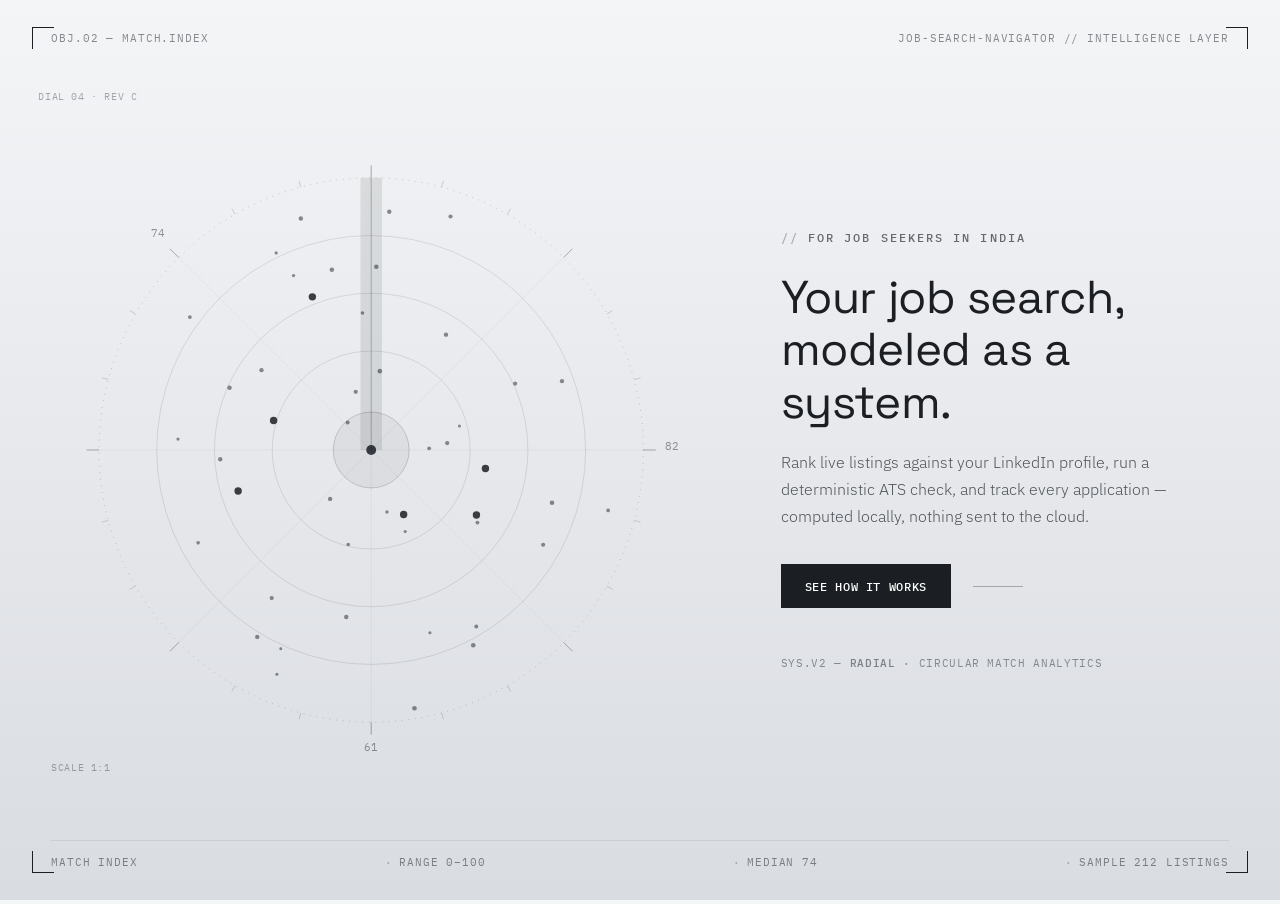
<file: public/landing/hud/v2-radial/hero.html>
<!doctype html>
<html lang="en">
<head>
<meta charset="utf-8" />
<meta name="viewport" content="width=device-width, initial-scale=1" />
<title>Job Search Navigator — Radial</title>
<link rel="preconnect" href="https://fonts.googleapis.com" />
<link rel="preconnect" href="https://fonts.gstatic.com" crossorigin />
<link href="https://fonts.googleapis.com/css2?family=Space+Grotesk:wght@300;400;500;600&family=IBM+Plex+Mono:wght@400;500&family=IBM+Plex+Sans:wght@300;400&display=swap" rel="stylesheet" />
<style>
  :root {
    --pearl: #f4f5f7; --grey-light: #e8e9ec; --grey-cool: #d9dce1;
    --graphite: #1b1f24; --slate: #2c3137; --white: #ffffff; --silver: #c8cdd4;
    --line: rgba(27, 31, 36, 0.14); --line-strong: rgba(27, 31, 36, 0.32);
  }
  * { box-sizing: border-box; margin: 0; padding: 0; }
  html, body { height: 100%; }
  body {
    background: linear-gradient(180deg, var(--pearl) 0%, var(--grey-cool) 100%);
    color: var(--graphite); font-family: "IBM Plex Sans", system-ui, sans-serif;
    overflow: hidden;
  }
  .hero { position: relative; min-height: 100vh; isolation: isolate; }
  .bracket { position: absolute; width: 22px; height: 22px; border-color: var(--line-strong); z-index: 5; }
  .bracket.tl { top: 3vh; left: 2.5vw; border-top: 1px solid; border-left: 1px solid; }
  .bracket.tr { top: 3vh; right: 2.5vw; border-top: 1px solid; border-right: 1px solid; }
  .bracket.bl { bottom: 3vh; left: 2.5vw; border-bottom: 1px solid; border-left: 1px solid; }
  .bracket.br { bottom: 3vh; right: 2.5vw; border-bottom: 1px solid; border-right: 1px solid; }

  .topbar, .bottombar {
    position: absolute; left: 4vw; right: 4vw;
    display: flex; justify-content: space-between; align-items: center;
    font-family: "IBM Plex Mono", monospace; font-size: 0.68rem; letter-spacing: 0.08em;
    text-transform: uppercase; color: var(--slate); opacity: 0.55; z-index: 5;
  }
  .topbar { top: 3.4vh; }
  .bottombar { bottom: 3.4vh; padding-top: 0.9rem; border-top: 1px solid var(--line); }
  .bottombar span + span::before { content: "·"; margin: 0 0.6em; opacity: 0.6; }

  .graph-wrap { position: absolute; top: 0; left: 0; width: 58vw; height: 100vh; z-index: 1; }
  #graph { width: 100%; height: 100%; }
  .sweep { transform-origin: 450px 450px; animation: sweep-spin 42s linear infinite; }
  @keyframes sweep-spin { to { transform: rotate(360deg); } }
  .ring-outer { animation: ring-drift 140s linear infinite; transform-origin: 450px 450px; }
  @keyframes ring-drift { to { transform: rotate(-360deg); } }
  .marker { animation: pulse 6s ease-in-out infinite; }
  @keyframes pulse { 0%, 100% { opacity: 0.45; } 50% { opacity: 0.95; } }

  .content { position: absolute; top: 0; right: 0; height: 100vh; width: 44vw;
    display: flex; flex-direction: column; justify-content: center; padding: 0 5vw; z-index: 3; }

  .kicker { font-family: "IBM Plex Mono", monospace; font-size: 0.72rem; font-weight: 500;
    letter-spacing: 0.18em; text-transform: uppercase; color: var(--slate); opacity: 0.7; margin-bottom: 1.6rem; }
  .kicker::before { content: "// "; opacity: 0.5; }
  h1 { font-family: "Space Grotesk", sans-serif; font-weight: 400; font-size: clamp(2.1rem, 3.6vw, 3.2rem);
    line-height: 1.14; letter-spacing: -0.01em; color: var(--graphite); margin-bottom: 1.3rem; max-width: 11.5ch; }
  .subhead { font-size: 0.98rem; line-height: 1.7; font-weight: 300; color: var(--slate); opacity: 0.8;
    max-width: 40ch; margin-bottom: 2.2rem; }
  .cta-row { display: flex; align-items: center; gap: 1.4rem; }
  .cta { font-family: "IBM Plex Mono", monospace; font-size: 0.78rem; font-weight: 500; letter-spacing: 0.05em;
    text-transform: uppercase; background: var(--graphite); color: var(--white); border: none; padding: 0.85rem 1.5rem; cursor: pointer; }
  .rule { width: 50px; height: 1px; background: var(--line-strong); }
  .tag { margin-top: 3rem; font-family: "IBM Plex Mono", monospace; font-size: 0.68rem; letter-spacing: 0.06em;
    text-transform: uppercase; color: var(--slate); opacity: 0.5; }
  .tag b { color: var(--graphite); opacity: 1; font-weight: 500; }

  .coord { position: absolute; font-family: "IBM Plex Mono", monospace; font-size: 0.62rem;
    color: var(--slate); opacity: 0.4; letter-spacing: 0.06em; z-index: 4; }
  .coord.a { top: 10vh; left: 3vw; }
  .coord.b { bottom: 14vh; left: 4vw; }
</style>
</head>
<body>
<section class="hero">
  <div class="bracket tl"></div>
  <div class="bracket tr"></div>
  <div class="bracket bl"></div>
  <div class="bracket br"></div>

  <div class="topbar">
    <span>OBJ.02 — MATCH.INDEX</span>
    <span>JOB-SEARCH-NAVIGATOR // INTELLIGENCE LAYER</span>
  </div>

  <div class="coord a">DIAL 04 · REV C</div>
  <div class="coord b">SCALE 1:1</div>

  <div class="graph-wrap">
    <svg id="graph" viewBox="0 0 900 900" preserveAspectRatio="xMidYMid meet"></svg>
  </div>

  <div class="content">
    <div class="kicker">For job seekers in India</div>
    <h1>Your job search, modeled as a system.</h1>
    <p class="subhead">Rank live listings against your LinkedIn profile, run a deterministic ATS check, and track every application — computed locally, nothing sent to the cloud.</p>
    <div class="cta-row">
      <button class="cta">See how it works</button>
      <div class="rule"></div>
    </div>
    <div class="tag">SYS.V2 — <b>RADIAL</b> · CIRCULAR MATCH ANALYTICS</div>
  </div>

  <div class="bottombar">
    <span>MATCH INDEX</span>
    <span>RANGE 0–100</span>
    <span>MEDIAN 74</span>
    <span>SAMPLE 212 LISTINGS</span>
  </div>
</section>

<script>
(function () {
  var NS = 'http://www.w3.org/2000/svg';
  var svg = document.getElementById('graph');
  var cx = 450, cy = 450;
  function el(tag, attrs) {
    var e = document.createElementNS(NS, tag);
    for (var k in attrs) e.setAttribute(k, attrs[k]);
    return e;
  }
  function mulberry32(a) {
    return function () {
      a |= 0; a = (a + 0x6D2B79F5) | 0;
      var t = Math.imul(a ^ (a >>> 15), 1 | a);
      t = (t + Math.imul(t ^ (t >>> 7), 61 | t)) ^ t;
      return ((t ^ (t >>> 14)) >>> 0) / 4294967296;
    };
  }
  var rand = mulberry32(4242);

  var outer = el('g', { class: 'ring-outer' });
  svg.appendChild(outer);

  var radii = [120, 190, 260, 330];
  radii.forEach(function (r, i) {
    outer.appendChild(el('circle', {
      cx: cx, cy: cy, r: r, fill: 'none',
      stroke: i === radii.length - 1 ? 'rgba(27,31,36,0.30)' : 'rgba(27,31,36,0.14)',
      'stroke-width': 1,
      'stroke-dasharray': i === radii.length - 1 ? '1 7' : 'none'
    }));
  });

  // radial spokes with tick marks every 15deg, labels every 45deg
  for (var deg = 0; deg < 360; deg += 15) {
    var rad = deg * Math.PI / 180;
    var inner = 330, outerR = deg % 45 === 0 ? 345 : 338;
    var x1 = cx + Math.cos(rad) * inner, y1 = cy + Math.sin(rad) * inner;
    var x2 = cx + Math.cos(rad) * outerR, y2 = cy + Math.sin(rad) * outerR;
    outer.appendChild(el('line', {
      x1: x1, y1: y1, x2: x2, y2: y2,
      stroke: 'rgba(27,31,36,0.35)', 'stroke-width': deg % 45 === 0 ? 1.2 : 0.6
    }));
  }

  // faint spoke lines from center to outer ring, every 45deg
  for (var d2 = 0; d2 < 360; d2 += 45) {
    var r2 = d2 * Math.PI / 180;
    outer.appendChild(el('line', {
      x1: cx, y1: cy, x2: cx + Math.cos(r2) * 330, y2: cy + Math.sin(r2) * 330,
      stroke: 'rgba(27,31,36,0.06)', 'stroke-width': 1
    }));
  }

  // scattered match-score points: distance from center encodes score
  for (var i = 0; i < 46; i++) {
    var a = rand() * Math.PI * 2;
    var score = rand();
    var rr = 40 + score * 300;
    var x = cx + Math.cos(a) * rr, y = cy + Math.sin(a) * rr;
    var big = i % 9 === 0;
    var node = el('circle', {
      cx: x, cy: y, r: big ? 4.5 : 1.8 + rand(),
      fill: big ? 'rgba(27,31,36,0.85)' : 'rgba(27,31,36,0.5)'
    });
    if (i % 5 === 0) node.setAttribute('class', 'marker');
    outer.appendChild(node);
  }

  // center hub
  outer.appendChild(el('circle', { cx: cx, cy: cy, r: 46, fill: 'rgba(27,31,36,0.05)', stroke: 'rgba(27,31,36,0.22)', 'stroke-width': 1 }));
  outer.appendChild(el('circle', { cx: cx, cy: cy, r: 6, fill: 'rgba(27,31,36,0.85)' }));

  // rotating sweep needle
  var sweep = el('g', { class: 'sweep' });
  sweep.appendChild(el('line', { x1: cx, y1: cy, x2: cx, y2: cy - 330, stroke: 'rgba(27,31,36,0.28)', 'stroke-width': 1 }));
  sweep.appendChild(el('line', { x1: cx, y1: cy, x2: cx, y2: cy - 330,
    stroke: 'rgba(27,31,36,0.10)', 'stroke-width': 26 }));
  svg.appendChild(sweep);

  // annotation labels at a few spoke ends
  [{ deg: 0, v: '82' }, { deg: 90, v: '61' }, { deg: 225, v: '74' }].forEach(function (m) {
    var r3 = m.deg * Math.PI / 180;
    var lx = cx + Math.cos(r3) * 365, ly = cy + Math.sin(r3) * 365;
    var t = el('text', {
      x: lx, y: ly, fill: 'rgba(27,31,36,0.45)', 'font-family': 'IBM Plex Mono, monospace',
      'font-size': '13', 'text-anchor': 'middle'
    });
    t.textContent = m.v;
    outer.appendChild(t);
  });
})();
</script>
</body>
</html>
</file>
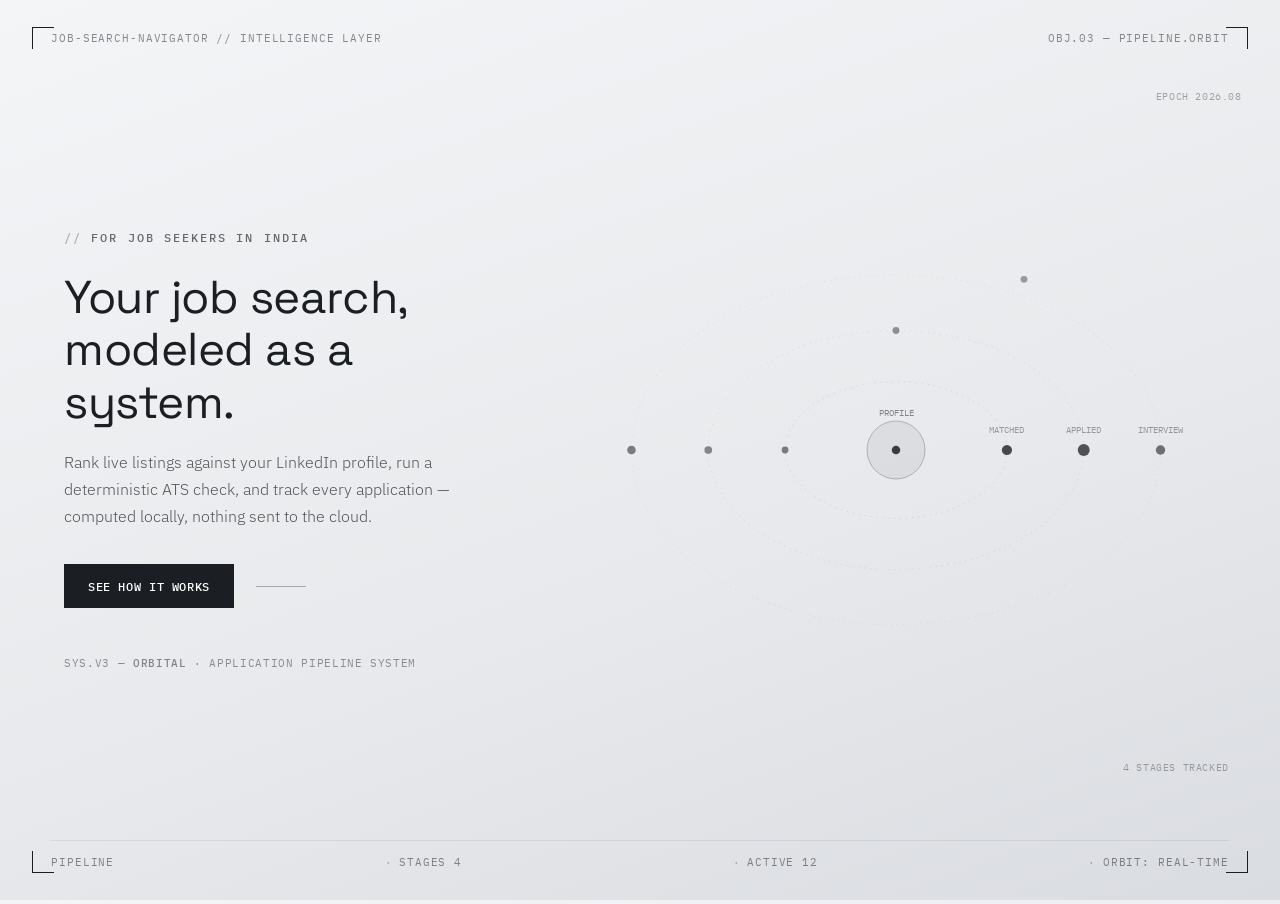
<file: public/landing/hud/v3-orbital/hero.html>
<!doctype html>
<html lang="en">
<head>
<meta charset="utf-8" />
<meta name="viewport" content="width=device-width, initial-scale=1" />
<title>Job Search Navigator — Orbital</title>
<link rel="preconnect" href="https://fonts.googleapis.com" />
<link rel="preconnect" href="https://fonts.gstatic.com" crossorigin />
<link href="https://fonts.googleapis.com/css2?family=Space+Grotesk:wght@300;400;500;600&family=IBM+Plex+Mono:wght@400;500&family=IBM+Plex+Sans:wght@300;400&display=swap" rel="stylesheet" />
<style>
  :root {
    --pearl: #f4f5f7; --grey-light: #e8e9ec; --grey-cool: #d9dce1;
    --graphite: #1b1f24; --slate: #2c3137; --white: #ffffff; --silver: #c8cdd4;
    --line: rgba(27, 31, 36, 0.14); --line-strong: rgba(27, 31, 36, 0.32);
  }
  * { box-sizing: border-box; margin: 0; padding: 0; }
  html, body { height: 100%; }
  body {
    background: linear-gradient(160deg, var(--pearl) 0%, var(--grey-light) 60%, var(--grey-cool) 100%);
    color: var(--graphite); font-family: "IBM Plex Sans", system-ui, sans-serif; overflow: hidden;
  }
  .hero { position: relative; min-height: 100vh; isolation: isolate; }
  .bracket { position: absolute; width: 22px; height: 22px; border-color: var(--line-strong); z-index: 5; }
  .bracket.tl { top: 3vh; left: 2.5vw; border-top: 1px solid; border-left: 1px solid; }
  .bracket.tr { top: 3vh; right: 2.5vw; border-top: 1px solid; border-right: 1px solid; }
  .bracket.bl { bottom: 3vh; left: 2.5vw; border-bottom: 1px solid; border-left: 1px solid; }
  .bracket.br { bottom: 3vh; right: 2.5vw; border-bottom: 1px solid; border-right: 1px solid; }

  .topbar, .bottombar {
    position: absolute; left: 4vw; right: 4vw;
    display: flex; justify-content: space-between; align-items: center;
    font-family: "IBM Plex Mono", monospace; font-size: 0.68rem; letter-spacing: 0.08em;
    text-transform: uppercase; color: var(--slate); opacity: 0.55; z-index: 5;
  }
  .topbar { top: 3.4vh; }
  .bottombar { bottom: 3.4vh; padding-top: 0.9rem; border-top: 1px solid var(--line); }
  .bottombar span + span::before { content: "·"; margin: 0 0.6em; opacity: 0.6; }

  .graph-wrap { position: absolute; top: 0; right: 0; width: 60vw; height: 100vh; z-index: 1; }
  #graph { width: 100%; height: 100%; }

  .content { position: absolute; top: 0; left: 0; height: 100vh; width: 44vw;
    display: flex; flex-direction: column; justify-content: center; padding: 0 5vw; z-index: 3; }

  .kicker { font-family: "IBM Plex Mono", monospace; font-size: 0.72rem; font-weight: 500;
    letter-spacing: 0.18em; text-transform: uppercase; color: var(--slate); opacity: 0.7; margin-bottom: 1.6rem; }
  .kicker::before { content: "// "; opacity: 0.5; }
  h1 { font-family: "Space Grotesk", sans-serif; font-weight: 400; font-size: clamp(2.1rem, 3.6vw, 3.2rem);
    line-height: 1.14; letter-spacing: -0.01em; color: var(--graphite); margin-bottom: 1.3rem; max-width: 11.5ch; }
  .subhead { font-size: 0.98rem; line-height: 1.7; font-weight: 300; color: var(--slate); opacity: 0.8;
    max-width: 40ch; margin-bottom: 2.2rem; }
  .cta-row { display: flex; align-items: center; gap: 1.4rem; }
  .cta { font-family: "IBM Plex Mono", monospace; font-size: 0.78rem; font-weight: 500; letter-spacing: 0.05em;
    text-transform: uppercase; background: var(--graphite); color: var(--white); border: none; padding: 0.85rem 1.5rem; cursor: pointer; }
  .rule { width: 50px; height: 1px; background: var(--line-strong); }
  .tag { margin-top: 3rem; font-family: "IBM Plex Mono", monospace; font-size: 0.68rem; letter-spacing: 0.06em;
    text-transform: uppercase; color: var(--slate); opacity: 0.5; }
  .tag b { color: var(--graphite); opacity: 1; font-weight: 500; }

  .coord { position: absolute; font-family: "IBM Plex Mono", monospace; font-size: 0.62rem;
    color: var(--slate); opacity: 0.4; letter-spacing: 0.06em; z-index: 4; }
  .coord.a { top: 10vh; right: 3vw; }
  .coord.b { bottom: 14vh; right: 4vw; text-align: right; }

  .orbit-path { stroke-dasharray: 1 6; }
  .orbit1 { animation: spin1 34s linear infinite; transform-origin: 450px 450px; }
  .orbit2 { animation: spin2 54s linear infinite reverse; transform-origin: 450px 450px; }
  .orbit3 { animation: spin3 78s linear infinite; transform-origin: 450px 450px; }
  @keyframes spin1 { to { transform: rotate(360deg); } }
  @keyframes spin2 { to { transform: rotate(360deg); } }
  @keyframes spin3 { to { transform: rotate(360deg); } }
  .core { animation: core-breathe 8s ease-in-out infinite; }
  @keyframes core-breathe { 0%, 100% { opacity: 0.7; } 50% { opacity: 1; } }
</style>
</head>
<body>
<section class="hero">
  <div class="bracket tl"></div>
  <div class="bracket tr"></div>
  <div class="bracket bl"></div>
  <div class="bracket br"></div>

  <div class="topbar">
    <span>JOB-SEARCH-NAVIGATOR // INTELLIGENCE LAYER</span>
    <span>OBJ.03 — PIPELINE.ORBIT</span>
  </div>

  <div class="coord a">EPOCH 2026.08</div>
  <div class="coord b">4 STAGES TRACKED</div>

  <div class="graph-wrap">
    <svg id="graph" viewBox="0 0 900 900" preserveAspectRatio="xMidYMid meet">
      <ellipse class="orbit-path" cx="450" cy="450" rx="130" ry="80" fill="none" stroke="rgba(27,31,36,0.20)" stroke-width="1"/>
      <ellipse class="orbit-path" cx="450" cy="450" rx="220" ry="140" fill="none" stroke="rgba(27,31,36,0.16)" stroke-width="1"/>
      <ellipse class="orbit-path" cx="450" cy="450" rx="310" ry="205" fill="none" stroke="rgba(27,31,36,0.12)" stroke-width="1"/>

      <circle class="core" cx="450" cy="450" r="34" fill="rgba(27,31,36,0.06)" stroke="rgba(27,31,36,0.30)" stroke-width="1"/>
      <circle cx="450" cy="450" r="5" fill="rgba(27,31,36,0.85)"/>

      <g class="orbit1">
        <circle cx="580" cy="450" r="6" fill="rgba(27,31,36,0.8)"/>
        <circle cx="320" cy="450" r="4" fill="rgba(27,31,36,0.55)"/>
      </g>
      <g class="orbit2">
        <circle cx="670" cy="450" r="7" fill="rgba(27,31,36,0.75)"/>
        <circle cx="230" cy="450" r="4.5" fill="rgba(27,31,36,0.5)"/>
        <circle cx="450" cy="310" r="4" fill="rgba(27,31,36,0.45)"/>
      </g>
      <g class="orbit3">
        <circle cx="760" cy="450" r="5.5" fill="rgba(27,31,36,0.6)"/>
        <circle cx="140" cy="450" r="5" fill="rgba(27,31,36,0.55)"/>
        <circle cx="600" cy="250" r="4" fill="rgba(27,31,36,0.4)"/>
      </g>

      <text x="450" y="410" text-anchor="middle" fill="rgba(27,31,36,0.5)" font-family="IBM Plex Mono, monospace" font-size="11">PROFILE</text>
      <text x="580" y="430" text-anchor="middle" fill="rgba(27,31,36,0.4)" font-family="IBM Plex Mono, monospace" font-size="10">MATCHED</text>
      <text x="670" y="430" text-anchor="middle" fill="rgba(27,31,36,0.4)" font-family="IBM Plex Mono, monospace" font-size="10">APPLIED</text>
      <text x="760" y="430" text-anchor="middle" fill="rgba(27,31,36,0.4)" font-family="IBM Plex Mono, monospace" font-size="10">INTERVIEW</text>
    </svg>
  </div>

  <div class="content">
    <div class="kicker">For job seekers in India</div>
    <h1>Your job search, modeled as a system.</h1>
    <p class="subhead">Rank live listings against your LinkedIn profile, run a deterministic ATS check, and track every application — computed locally, nothing sent to the cloud.</p>
    <div class="cta-row">
      <button class="cta">See how it works</button>
      <div class="rule"></div>
    </div>
    <div class="tag">SYS.V3 — <b>ORBITAL</b> · APPLICATION PIPELINE SYSTEM</div>
  </div>

  <div class="bottombar">
    <span>PIPELINE</span>
    <span>STAGES 4</span>
    <span>ACTIVE 12</span>
    <span>ORBIT: REAL-TIME</span>
  </div>
</section>
</body>
</html>
</file>
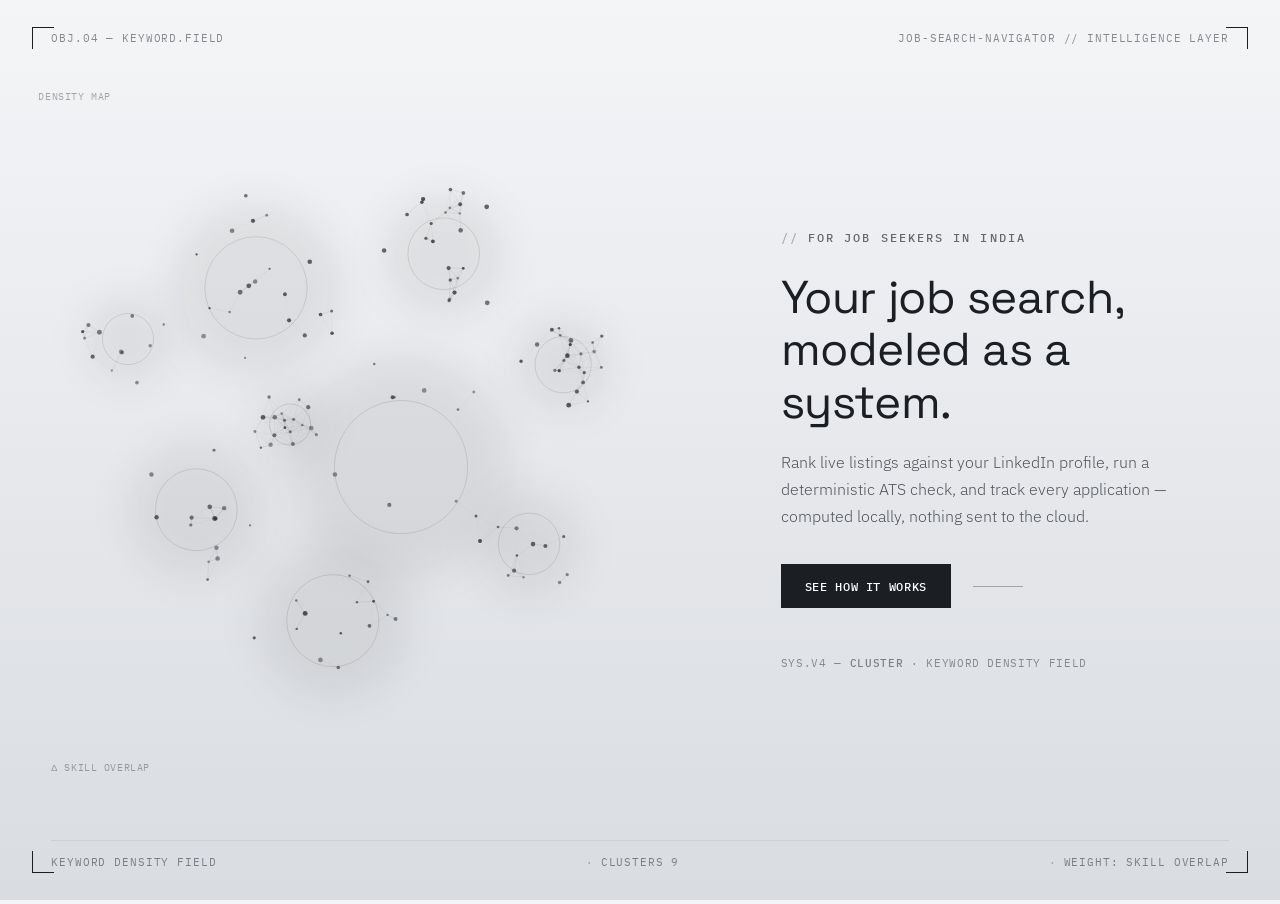
<file: public/landing/hud/v4-cluster/hero.html>
<!doctype html>
<html lang="en">
<head>
<meta charset="utf-8" />
<meta name="viewport" content="width=device-width, initial-scale=1" />
<title>Job Search Navigator — Cluster</title>
<link rel="preconnect" href="https://fonts.googleapis.com" />
<link rel="preconnect" href="https://fonts.gstatic.com" crossorigin />
<link href="https://fonts.googleapis.com/css2?family=Space+Grotesk:wght@300;400;500;600&family=IBM+Plex+Mono:wght@400;500&family=IBM+Plex+Sans:wght@300;400&display=swap" rel="stylesheet" />
<style>
  :root {
    --pearl: #f4f5f7; --grey-light: #e8e9ec; --grey-cool: #d9dce1;
    --graphite: #1b1f24; --slate: #2c3137; --white: #ffffff; --silver: #c8cdd4;
    --line: rgba(27, 31, 36, 0.14); --line-strong: rgba(27, 31, 36, 0.32);
  }
  * { box-sizing: border-box; margin: 0; padding: 0; }
  html, body { height: 100%; }
  body {
    background: linear-gradient(180deg, var(--pearl) 0%, var(--grey-cool) 100%);
    color: var(--graphite); font-family: "IBM Plex Sans", system-ui, sans-serif; overflow: hidden;
  }
  .hero { position: relative; min-height: 100vh; isolation: isolate; }
  .bracket { position: absolute; width: 22px; height: 22px; border-color: var(--line-strong); z-index: 5; }
  .bracket.tl { top: 3vh; left: 2.5vw; border-top: 1px solid; border-left: 1px solid; }
  .bracket.tr { top: 3vh; right: 2.5vw; border-top: 1px solid; border-right: 1px solid; }
  .bracket.bl { bottom: 3vh; left: 2.5vw; border-bottom: 1px solid; border-left: 1px solid; }
  .bracket.br { bottom: 3vh; right: 2.5vw; border-bottom: 1px solid; border-right: 1px solid; }

  .topbar, .bottombar {
    position: absolute; left: 4vw; right: 4vw;
    display: flex; justify-content: space-between; align-items: center;
    font-family: "IBM Plex Mono", monospace; font-size: 0.68rem; letter-spacing: 0.08em;
    text-transform: uppercase; color: var(--slate); opacity: 0.55; z-index: 5;
  }
  .topbar { top: 3.4vh; }
  .bottombar { bottom: 3.4vh; padding-top: 0.9rem; border-top: 1px solid var(--line); }
  .bottombar span + span::before { content: "·"; margin: 0 0.6em; opacity: 0.6; }

  .graph-wrap { position: absolute; top: 0; left: 0; width: 60vw; height: 100vh; z-index: 1; }
  #graph { width: 100%; height: 100%; }
  .blur-disc { filter: blur(22px); animation: breathe 12s ease-in-out infinite; }
  .blur-disc:nth-child(2n) { animation-duration: 15s; animation-delay: -4s; }
  .blur-disc:nth-child(3n) { animation-duration: 18s; animation-delay: -8s; }
  @keyframes breathe { 0%, 100% { opacity: 0.55; } 50% { opacity: 0.9; } }
  .particle { animation: drift 14s ease-in-out infinite; }
  @keyframes drift {
    0%, 100% { transform: translate(0, 0); }
    50% { transform: translate(var(--dx, 4px), var(--dy, -4px)); }
  }

  .content { position: absolute; top: 0; right: 0; height: 100vh; width: 44vw;
    display: flex; flex-direction: column; justify-content: center; padding: 0 5vw; z-index: 3; }

  .kicker { font-family: "IBM Plex Mono", monospace; font-size: 0.72rem; font-weight: 500;
    letter-spacing: 0.18em; text-transform: uppercase; color: var(--slate); opacity: 0.7; margin-bottom: 1.6rem; }
  .kicker::before { content: "// "; opacity: 0.5; }
  h1 { font-family: "Space Grotesk", sans-serif; font-weight: 400; font-size: clamp(2.1rem, 3.6vw, 3.2rem);
    line-height: 1.14; letter-spacing: -0.01em; color: var(--graphite); margin-bottom: 1.3rem; max-width: 11.5ch; }
  .subhead { font-size: 0.98rem; line-height: 1.7; font-weight: 300; color: var(--slate); opacity: 0.8;
    max-width: 40ch; margin-bottom: 2.2rem; }
  .cta-row { display: flex; align-items: center; gap: 1.4rem; }
  .cta { font-family: "IBM Plex Mono", monospace; font-size: 0.78rem; font-weight: 500; letter-spacing: 0.05em;
    text-transform: uppercase; background: var(--graphite); color: var(--white); border: none; padding: 0.85rem 1.5rem; cursor: pointer; }
  .rule { width: 50px; height: 1px; background: var(--line-strong); }
  .tag { margin-top: 3rem; font-family: "IBM Plex Mono", monospace; font-size: 0.68rem; letter-spacing: 0.06em;
    text-transform: uppercase; color: var(--slate); opacity: 0.5; }
  .tag b { color: var(--graphite); opacity: 1; font-weight: 500; }

  .coord { position: absolute; font-family: "IBM Plex Mono", monospace; font-size: 0.62rem;
    color: var(--slate); opacity: 0.4; letter-spacing: 0.06em; z-index: 4; }
  .coord.a { top: 10vh; left: 3vw; }
  .coord.b { bottom: 14vh; left: 4vw; }
</style>
</head>
<body>
<section class="hero">
  <div class="bracket tl"></div>
  <div class="bracket tr"></div>
  <div class="bracket bl"></div>
  <div class="bracket br"></div>

  <div class="topbar">
    <span>OBJ.04 — KEYWORD.FIELD</span>
    <span>JOB-SEARCH-NAVIGATOR // INTELLIGENCE LAYER</span>
  </div>

  <div class="coord a">DENSITY MAP</div>
  <div class="coord b">Δ SKILL OVERLAP</div>

  <div class="graph-wrap">
    <svg id="graph" viewBox="0 0 900 900" preserveAspectRatio="xMidYMid meet"></svg>
  </div>

  <div class="content">
    <div class="kicker">For job seekers in India</div>
    <h1>Your job search, modeled as a system.</h1>
    <p class="subhead">Rank live listings against your LinkedIn profile, run a deterministic ATS check, and track every application — computed locally, nothing sent to the cloud.</p>
    <div class="cta-row">
      <button class="cta">See how it works</button>
      <div class="rule"></div>
    </div>
    <div class="tag">SYS.V4 — <b>CLUSTER</b> · KEYWORD DENSITY FIELD</div>
  </div>

  <div class="bottombar">
    <span>KEYWORD DENSITY FIELD</span>
    <span>CLUSTERS 9</span>
    <span>WEIGHT: SKILL OVERLAP</span>
  </div>
</section>

<script>
(function () {
  var NS = 'http://www.w3.org/2000/svg';
  var svg = document.getElementById('graph');
  function el(tag, attrs) {
    var e = document.createElementNS(NS, tag);
    for (var k in attrs) e.setAttribute(k, attrs[k]);
    return e;
  }
  function mulberry32(a) {
    return function () {
      a |= 0; a = (a + 0x6D2B79F5) | 0;
      var t = Math.imul(a ^ (a >>> 15), 1 | a);
      t = (t + Math.imul(t ^ (t >>> 7), 61 | t)) ^ t;
      return ((t ^ (t >>> 14)) >>> 0) / 4294967296;
    };
  }
  var rand = mulberry32(777);

  var clusters = [
    { x: 300, y: 260, r: 100 }, { x: 520, y: 220, r: 70 },
    { x: 470, y: 470, r: 130 }, { x: 230, y: 520, r: 80 },
    { x: 620, y: 560, r: 60 }, { x: 390, y: 650, r: 90 },
    { x: 150, y: 320, r: 50 }, { x: 660, y: 350, r: 55 },
    { x: 340, y: 420, r: 40 }
  ];

  // blurred discs first (background density)
  clusters.forEach(function (c) {
    svg.appendChild(el('circle', {
      class: 'blur-disc', cx: c.x, cy: c.y, r: c.r,
      fill: 'rgba(27,31,36,0.07)'
    }));
  });
  clusters.forEach(function (c) {
    svg.appendChild(el('circle', {
      cx: c.x, cy: c.y, r: c.r * 0.6, fill: 'none',
      stroke: 'rgba(27,31,36,0.14)', 'stroke-width': 1
    }));
  });

  // scattered particles within/around clusters, some connecting lines
  var particles = [];
  clusters.forEach(function (c) {
    var n = Math.round(10 + rand() * 14);
    for (var i = 0; i < n; i++) {
      var ang = rand() * Math.PI * 2;
      var rad = Math.pow(rand(), 0.7) * c.r * 1.1;
      particles.push({ x: c.x + Math.cos(ang) * rad, y: c.y + Math.sin(ang) * rad });
    }
  });

  var edges = el('g', {});
  svg.appendChild(edges);
  for (var i = 0; i < particles.length; i++) {
    for (var j = i + 1; j < particles.length; j++) {
      var dx = particles[i].x - particles[j].x, dy = particles[i].y - particles[j].y;
      var d = Math.sqrt(dx * dx + dy * dy);
      if (d < 34) {
        var op = (1 - d / 34) * 0.3;
        edges.appendChild(el('line', {
          x1: particles[i].x, y1: particles[i].y, x2: particles[j].x, y2: particles[j].y,
          stroke: 'rgba(27,31,36,' + op.toFixed(2) + ')', 'stroke-width': 0.5
        }));
      }
    }
  }

  particles.forEach(function (p, idx) {
    var dx = (rand() * 8 - 4).toFixed(1);
    var dy = (rand() * 8 - 4).toFixed(1);
    var dur = (9 + rand() * 10).toFixed(1);
    var c = el('circle', {
      class: 'particle', cx: p.x, cy: p.y, r: 1.3 + rand() * 1.6,
      fill: 'rgba(27,31,36,' + (0.4 + rand() * 0.35).toFixed(2) + ')'
    });
    c.style.setProperty('--dx', dx + 'px');
    c.style.setProperty('--dy', dy + 'px');
    c.style.animationDuration = dur + 's';
    c.style.animationDelay = (-rand() * 10).toFixed(1) + 's';
    svg.appendChild(c);
  });
})();
</script>
</body>
</html>
</file>
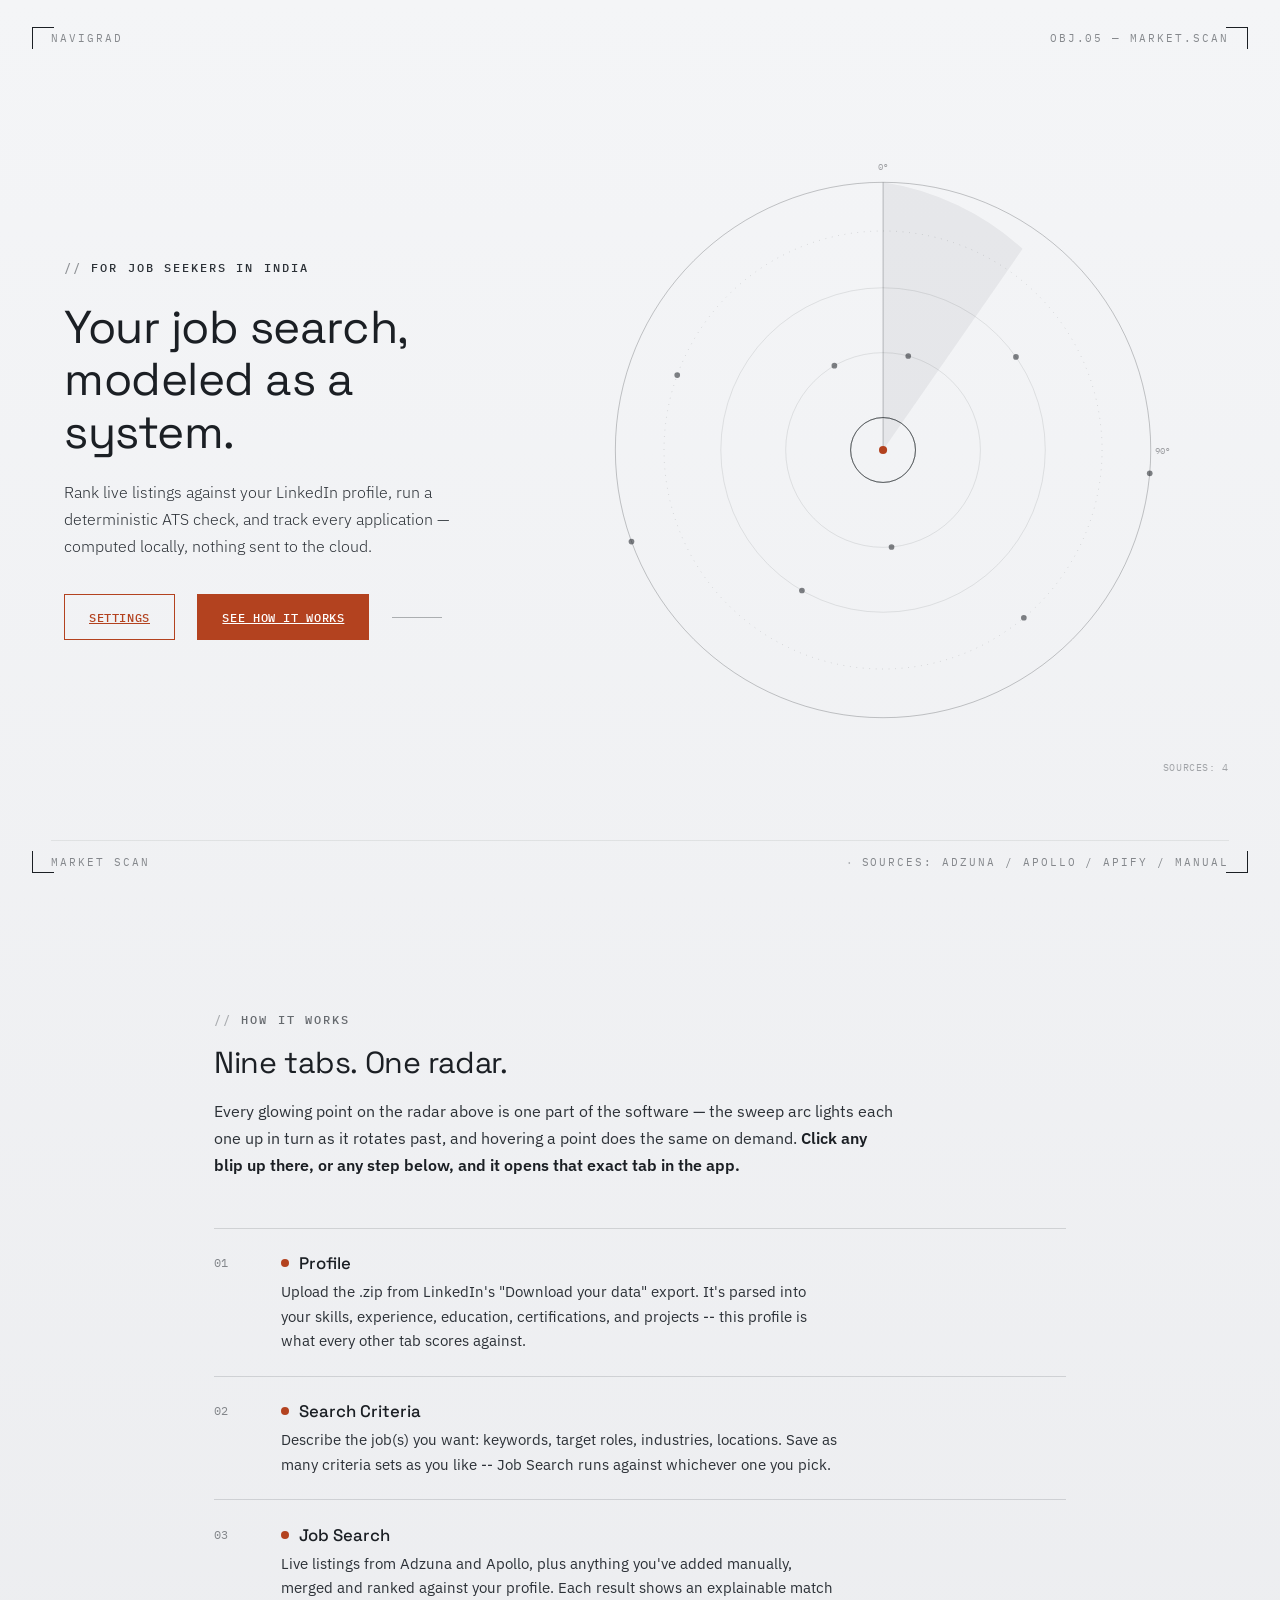
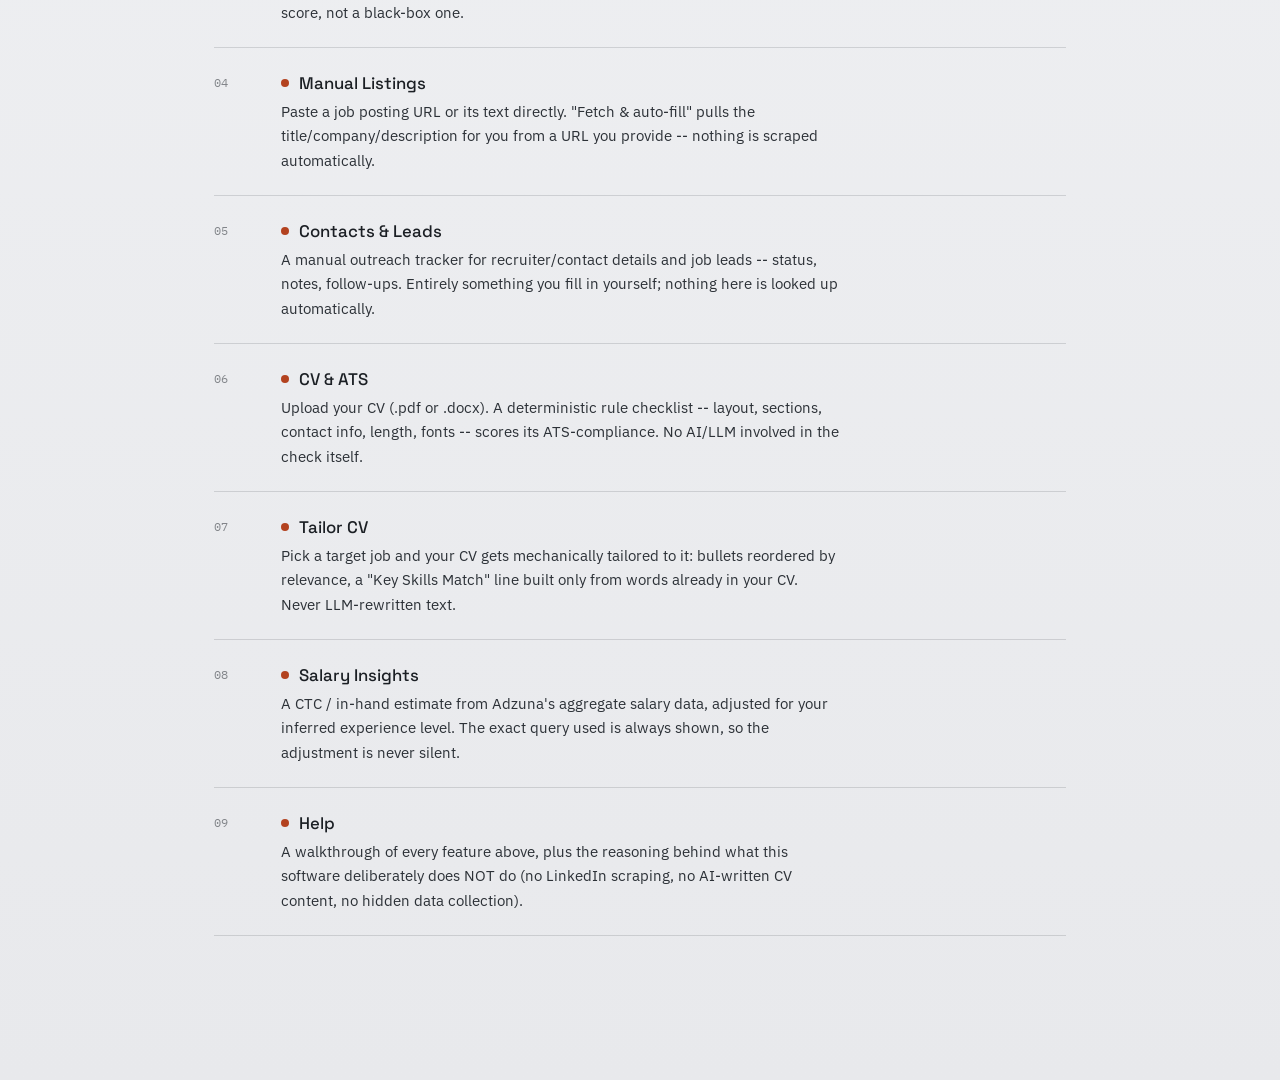
<file: public/landing/hud/v5-scan/hero.html>
<!doctype html>
<html lang="en">
<head>
<meta charset="utf-8" />
<meta name="viewport" content="width=device-width, initial-scale=1" />
<title>Navigrad — Scan</title>
<link rel="icon" href="/favicon.ico" />
<link rel="preconnect" href="https://fonts.googleapis.com" />
<link rel="preconnect" href="https://fonts.gstatic.com" crossorigin />
<link href="https://fonts.googleapis.com/css2?family=Space+Grotesk:wght@300;400;500;600;700&family=Inter:wght@300;400;500;600;700&family=IBM+Plex+Sans:wght@300;400;500;600;700&family=IBM+Plex+Mono:wght@400;500;600&family=DM+Sans:wght@300;400;500;600;700&family=Sora:wght@300;400;500;600;700&family=Archivo:wght@300;400;500;600;700&family=JetBrains+Mono:wght@400;500;600&display=swap" rel="stylesheet" />
<style>
  :root {
    /* ---- COLOR TOKENS ---- */
    --c-bg-1: #f4f5f7;
    --c-bg-2: #e8e9ec;
    --c-ink: #1b1f24;      /* graphite -- primary ink, lines derive from this */
    --c-slate: #2c3137;    /* secondary text */
    --c-accent: #b3421f;   /* CTA / hub / highlight accent */
    --c-accent-contrast: #ffffff;

    /* ---- TYPOGRAPHY TOKENS ---- */
    --font-display: "Space Grotesk", sans-serif;
    --font-mono: "IBM Plex Mono", monospace;
    --font-body: "IBM Plex Sans", sans-serif;
    --h1-size-mult: 1;
    --h1-weight: 400;
    --h1-tracking: -0.01em;
    --h1-max-width: 11.5ch;
    --body-size-mult: 1;
    --label-tracking: 0.18em;
    --label-size-mult: 1;

    /* ---- SPACING TOKENS ---- */
    --content-pad-x: 5vw;
    --content-width: 42vw;
    --rhythm-mult: 1;
    --bracket-size: 22px;
    --bracket-inset-x: 2.5vw;
    --bracket-inset-y: 3vh;

    /* ---- MOTION TOKENS ---- */
    --reveal-distance: 22px;
    --reveal-duration: 700ms;
    --reveal-stagger: 90ms;
    --sweep-duration: 22s;
    --ping-duration: 6s;
    --blip-duration: 5s;
    --ring-drift-duration: 100s;

    /* ---- LINE / GRAPHIC STRENGTH TOKENS (color-mix percentages) ---- */
    --line-strength: 14%;
    --line-strong-strength: 32%;
    --ring-strength: 12%;
    --ring-strong-strength: 30%;
    --dotted-strength: 20%;
    --sweep-fill-strength: 6%;

    /* ---- CHROME TOKENS ---- */
    --radius: 0px;
  }

  @property --scan-active {
    syntax: '<number>';
    inherits: true;
    initial-value: 0;
  }

  html.no-motion, html.no-motion * { animation: none !important; transition: none !important; }

  * { box-sizing: border-box; margin: 0; padding: 0; }
  html { scroll-behavior: smooth; }
  html, body { min-height: 100%; }
  body {
    background: linear-gradient(180deg, var(--c-bg-1) 0%, var(--c-bg-2) 100%);
    color: var(--c-ink);
    font-family: var(--font-body);
    overflow-x: hidden;
  }
  .hero { position: relative; min-height: 100vh; isolation: isolate; }

  .bracket {
    position: absolute;
    width: var(--bracket-size); height: var(--bracket-size);
    border-color: color-mix(in srgb, var(--c-ink) var(--line-strong-strength), transparent);
    z-index: 5;
  }
  .bracket.tl { top: var(--bracket-inset-y); left: var(--bracket-inset-x); border-top: 1px solid; border-left: 1px solid; }
  .bracket.tr { top: var(--bracket-inset-y); right: var(--bracket-inset-x); border-top: 1px solid; border-right: 1px solid; }
  .bracket.bl { bottom: var(--bracket-inset-y); left: var(--bracket-inset-x); border-bottom: 1px solid; border-left: 1px solid; }
  .bracket.br { bottom: var(--bracket-inset-y); right: var(--bracket-inset-x); border-bottom: 1px solid; border-right: 1px solid; }

  .topbar, .bottombar {
    position: absolute; left: 4vw; right: 4vw;
    display: flex; justify-content: space-between; align-items: center;
    font-family: var(--font-mono);
    font-size: calc(0.68rem * var(--label-size-mult));
    letter-spacing: var(--label-tracking);
    text-transform: uppercase; color: var(--c-slate); opacity: 0.55; z-index: 5;
  }
  .topbar { top: 3.4vh; }
  .bottombar {
    bottom: 3.4vh;
    padding-top: calc(0.9rem * var(--rhythm-mult));
    border-top: 1px solid color-mix(in srgb, var(--c-ink) var(--line-strength), transparent);
  }
  .bottombar span + span::before { content: "·"; margin: 0 0.6em; opacity: 0.6; }

  .graph-wrap {
    position: absolute; top: 0; right: 0; width: 62vw; height: 100vh; z-index: 1;
    display: flex; align-items: center; justify-content: center;
  }
  #graph { width: 92%; height: 92%; }

  .ring-static {
    fill: none;
    stroke: color-mix(in srgb, var(--c-ink) var(--ring-strength), transparent);
    stroke-width: 1;
  }
  .ring-static.strong { stroke: color-mix(in srgb, var(--c-ink) var(--ring-strong-strength), transparent); }
  .dotted {
    stroke-dasharray: 1 7;
    stroke: color-mix(in srgb, var(--c-ink) var(--dotted-strength), transparent) !important;
    animation: dotted-spin var(--ring-drift-duration) linear infinite;
    transform-origin: 450px 450px;
  }
  @keyframes dotted-spin { to { transform: rotate(360deg); } }

  .ping { animation: ping var(--ping-duration) cubic-bezier(0.2,0.6,0.3,1) infinite;
    stroke: color-mix(in srgb, var(--c-ink) 40%, transparent); fill: none; stroke-width: 1; }
  @keyframes ping { 0% { r: 40; opacity: 0.55; } 100% { r: 330; opacity: 0; } }

  .sweep-arc { transform-origin: 450px 450px; animation: sweep var(--sweep-duration) linear infinite; }
  @keyframes sweep { to { transform: rotate(360deg); } }
  .sweep-fill { fill: color-mix(in srgb, var(--c-ink) var(--sweep-fill-strength), transparent); }
  .sweep-line { stroke: color-mix(in srgb, var(--c-ink) var(--line-strong-strength), transparent); stroke-width: 1; }

  .hub { fill: var(--c-accent); }

  /* ---- Blips-as-tabs: each blip is a tab of the real app. It flashes on
     its own schedule so the highlight fires exactly as the rotating sweep
     arc passes its angle (computed per-blip below), and it also lights up
     fully on hover/focus regardless of where the sweep currently is. ---- */
  .blip-link { cursor: pointer; }
  .blip-group {
    animation: blip-scan var(--sweep-duration) linear infinite;
    transform-origin: center;
    transform-box: fill-box;
  }
  @keyframes blip-scan {
    0% { --scan-active: 1; }
    10% { --scan-active: 0; }
    100% { --scan-active: 0; }
  }
  .blip-link:hover .blip-group, .blip-link:focus-visible .blip-group { --scan-active: 1 !important; }

  .blip-hit { fill: transparent; }
  .blip-dot { fill: color-mix(in srgb, var(--c-ink) 55%, transparent); }
  .blip-highlight {
    fill: var(--c-accent);
    opacity: var(--scan-active, 0);
    transform: scale(calc(1 + var(--scan-active, 0) * 1.1));
    transform-origin: center;
    transform-box: fill-box;
  }
  .blip-ring {
    fill: none;
    stroke: var(--c-accent);
    stroke-width: 1;
    opacity: var(--scan-active, 0);
    transform: scale(calc(1 + var(--scan-active, 0) * 2.2));
    transform-origin: center;
    transform-box: fill-box;
  }
  .blip-label {
    font-family: var(--font-mono);
    font-size: 12px;
    letter-spacing: 0.05em;
    text-transform: uppercase;
    fill: var(--c-ink);
    opacity: var(--scan-active, 0);
    pointer-events: none;
  }
  .blip-link:hover .blip-label, .blip-link:focus-visible .blip-label { opacity: 1 !important; }

  html[data-density="1"] .tier-2, html[data-density="1"] .tier-3 { display: none; }
  html[data-density="2"] .tier-3 { display: none; }

  .content {
    position: absolute; top: 0; left: 0; height: 100vh; width: var(--content-width);
    display: flex; flex-direction: column; justify-content: center;
    padding: 0 var(--content-pad-x); z-index: 3;
  }

  .kicker {
    font-family: var(--font-mono);
    font-size: calc(0.72rem * var(--label-size-mult));
    font-weight: 500; letter-spacing: var(--label-tracking);
    text-transform: uppercase; color: var(--c-slate); opacity: 0.7;
    margin-bottom: calc(1.6rem * var(--rhythm-mult));
  }
  .kicker::before { content: "// "; opacity: 0.5; }

  h1 {
    font-family: var(--font-display);
    font-weight: var(--h1-weight);
    font-size: calc(clamp(2.1rem, 3.6vw, 3.2rem) * var(--h1-size-mult));
    line-height: 1.14;
    letter-spacing: var(--h1-tracking);
    color: var(--c-ink);
    margin-bottom: calc(1.3rem * var(--rhythm-mult));
    max-width: var(--h1-max-width);
  }
  .subhead {
    font-family: var(--font-body);
    font-size: calc(0.98rem * var(--body-size-mult));
    line-height: 1.7; font-weight: 300;
    color: var(--c-slate); opacity: 0.8; max-width: 40ch;
    margin-bottom: calc(2.2rem * var(--rhythm-mult));
  }
  .cta-row { display: flex; align-items: center; gap: calc(1.4rem * var(--rhythm-mult)); }
  .cta {
    font-family: var(--font-mono);
    font-size: calc(0.78rem * var(--label-size-mult));
    font-weight: 500; letter-spacing: 0.05em;
    text-transform: uppercase;
    background: var(--c-accent); color: var(--c-accent-contrast);
    border: 1px solid var(--c-accent);
    border-radius: var(--radius);
    padding: 0.85rem 1.5rem; cursor: pointer;
  }
  .cta.outline { background: transparent; color: var(--c-accent); }
  .rule { width: 50px; height: 1px; background: color-mix(in srgb, var(--c-ink) var(--line-strong-strength), transparent); }
  .tag {
    margin-top: calc(3rem * var(--rhythm-mult));
    font-family: var(--font-mono);
    font-size: calc(0.68rem * var(--label-size-mult));
    letter-spacing: 0.06em; text-transform: uppercase; color: var(--c-slate); opacity: 0.5;
  }
  .tag b { color: var(--c-ink); opacity: 1; font-weight: 500; }

  .coord {
    position: absolute; font-family: var(--font-mono);
    font-size: calc(0.62rem * var(--label-size-mult));
    color: var(--c-slate); opacity: 0.4; letter-spacing: 0.06em; z-index: 4;
  }
  .coord.a { top: 10vh; right: 3vw; }
  .coord.b { bottom: 14vh; right: 4vw; text-align: right; }

  .reveal { opacity: 0; animation: reveal-in var(--reveal-duration) cubic-bezier(.2,.7,.3,1) both; }
  @keyframes reveal-in {
    from { opacity: 0; transform: translateY(var(--reveal-distance)); }
    to { opacity: 1; transform: translateY(0); }
  }

  /* ---- How It Works ---- */
  .how {
    position: relative;
    max-width: 980px;
    margin: 0 auto;
    padding: calc(7rem * var(--rhythm-mult)) var(--content-pad-x) calc(9rem * var(--rhythm-mult));
  }
  .how-kicker {
    font-family: var(--font-mono);
    font-size: calc(0.72rem * var(--label-size-mult));
    font-weight: 500; letter-spacing: var(--label-tracking);
    text-transform: uppercase; color: var(--c-slate); opacity: 0.7;
    margin-bottom: calc(1rem * var(--rhythm-mult));
  }
  .how-kicker::before { content: "// "; opacity: 0.5; }
  .how h2 {
    font-family: var(--font-display);
    font-weight: var(--h1-weight);
    font-size: calc(1.9rem * var(--h1-size-mult));
    letter-spacing: var(--h1-tracking);
    color: var(--c-ink);
    margin-bottom: calc(1rem * var(--rhythm-mult));
  }
  .how-intro {
    font-family: var(--font-body);
    font-size: calc(1rem * var(--body-size-mult));
    line-height: 1.7;
    color: var(--c-slate);
    max-width: 68ch;
    margin-bottom: calc(3rem * var(--rhythm-mult));
  }
  .how-intro b { color: var(--c-ink); font-weight: 600; }

  .how-list { list-style: none; }
  .how-step {
    display: grid;
    grid-template-columns: 3rem 1fr;
    gap: 1.2rem;
    padding: calc(1.4rem * var(--rhythm-mult)) 0;
    border-top: 1px solid color-mix(in srgb, var(--c-ink) var(--line-strength), transparent);
  }
  .how-step:last-child {
    border-bottom: 1px solid color-mix(in srgb, var(--c-ink) var(--line-strength), transparent);
  }
  .how-step-index {
    font-family: var(--font-mono);
    font-size: 0.78rem;
    color: var(--c-slate);
    opacity: 0.55;
    padding-top: 0.2rem;
  }
  .how-step-title {
    display: inline-flex;
    align-items: center;
    gap: 0.6rem;
    font-family: var(--font-display);
    font-size: 1.05rem;
    font-weight: 500;
    color: var(--c-ink);
    text-decoration: none;
    margin-bottom: 0.4rem;
  }
  .how-step-title:hover { color: var(--c-accent); }
  .how-step-title .dot {
    width: 8px; height: 8px; border-radius: 999px;
    background: var(--c-accent); flex-shrink: 0;
  }
  .how-step-body {
    font-family: var(--font-body);
    font-size: 0.92rem;
    line-height: 1.65;
    color: var(--c-slate);
    max-width: 62ch;
  }
</style>
</head>
<body>
<section class="hero">
  <div class="bracket tl"></div>
  <div class="bracket tr"></div>
  <div class="bracket bl"></div>
  <div class="bracket br"></div>

  <div class="topbar">
    <span>NAVIGRAD</span>
    <span>OBJ.05 — MARKET.SCAN</span>
  </div>

  <div class="coord b">SOURCES: 4</div>

  <div class="graph-wrap">
    <svg id="graph" viewBox="0 0 900 900" preserveAspectRatio="xMidYMid meet">
      <circle class="ring-static strong" cx="450" cy="450" r="330"/>
      <circle class="ring-static dotted tier-2" cx="450" cy="450" r="270"/>
      <circle class="ring-static tier-2" cx="450" cy="450" r="200"/>
      <circle class="ring-static tier-3" cx="450" cy="450" r="120"/>

      <circle class="ping" cx="450" cy="450" r="40"/>
      <circle class="ping" cx="450" cy="450" r="40" style="animation-delay: -2s"/>
      <circle class="ping tier-2" cx="450" cy="450" r="40" style="animation-delay: -4s"/>

      <g class="sweep-arc">
        <path class="sweep-fill" d="M 450 450 L 450 120 A 330 330 0 0 1 622 202 Z"/>
        <line class="sweep-line" x1="450" y1="450" x2="450" y2="120"/>
      </g>

      <circle class="hub" cx="450" cy="450" r="5"/>

      <g id="blips"></g>

      <text x="450" y="105" text-anchor="middle" fill="color-mix(in srgb, var(--c-ink) 40%, transparent)" font-family="var(--font-mono)" font-size="11">0°</text>
      <text x="795" y="455" text-anchor="middle" fill="color-mix(in srgb, var(--c-ink) 40%, transparent)" font-family="var(--font-mono)" font-size="11">90°</text>
    </svg>
  </div>

  <div class="content">
    <div class="kicker reveal" style="animation-delay: calc(var(--reveal-stagger) * 0)">For job seekers in India</div>
    <h1 class="reveal" style="animation-delay: calc(var(--reveal-stagger) * 1)">Your job search, modeled as a system.</h1>
    <p class="subhead reveal" style="animation-delay: calc(var(--reveal-stagger) * 2)">Rank live listings against your LinkedIn profile, run a deterministic ATS check, and track every application — computed locally, nothing sent to the cloud.</p>
    <div class="cta-row reveal" style="animation-delay: calc(var(--reveal-stagger) * 3)">
      <a class="cta outline" href="/index.html?tab=settings">Settings</a>
      <a class="cta" href="#how-it-works">See how it works</a>
      <div class="rule"></div>
    </div>
  </div>

  <div class="bottombar">
    <span>MARKET SCAN</span>
    <span>SOURCES: ADZUNA / APOLLO / APIFY / MANUAL</span>
  </div>
</section>

<section class="how" id="how-it-works">
  <div class="how-kicker">How it works</div>
  <h2>Nine tabs. One radar.</h2>
  <p class="how-intro">
    Every glowing point on the radar above is one part of the software — the sweep arc lights
    each one up in turn as it rotates past, and hovering a point does the same on demand.
    <b>Click any blip up there, or any step below, and it opens that exact tab in the app.</b>
  </p>
  <ol class="how-list" id="howList"></ol>
</section>

<script>
(function () {
  var NS = 'http://www.w3.org/2000/svg';
  var cx = 450, cy = 450;

  // Each tab of the real app, placed around the radar. angle: 0=up, clockwise
  // (matches the existing "0deg"/"90deg" reference labels already on the dial).
  var TABS = [
    { id: 'profile', label: 'Profile', angle: 15, radius: 120,
      body: 'Upload the .zip from LinkedIn\'s "Download your data" export. It\'s parsed into your skills, experience, education, certifications, and projects -- this profile is what every other tab scores against.' },
    { id: 'criteria', label: 'Search Criteria', angle: 55, radius: 200,
      body: 'Describe the job(s) you want: keywords, target roles, industries, locations. Save as many criteria sets as you like -- Job Search runs against whichever one you pick.' },
    { id: 'jobsearch', label: 'Job Search', angle: 95, radius: 330,
      body: 'Live listings from Adzuna and Apollo, plus anything you\'ve added manually, merged and ranked against your profile. Each result shows an explainable match score, not a black-box one.' },
    { id: 'manuallistings', label: 'Manual Listings', angle: 140, radius: 270,
      body: 'Paste a job posting URL or its text directly. "Fetch & auto-fill" pulls the title/company/description for you from a URL you provide -- nothing is scraped automatically.' },
    { id: 'contacts', label: 'Contacts & Leads', angle: 175, radius: 120,
      body: 'A manual outreach tracker for recruiter/contact details and job leads -- status, notes, follow-ups. Entirely something you fill in yourself; nothing here is looked up automatically.' },
    { id: 'cvats', label: 'CV & ATS', angle: 210, radius: 200,
      body: 'Upload your CV (.pdf or .docx). A deterministic rule checklist -- layout, sections, contact info, length, fonts -- scores its ATS-compliance. No AI/LLM involved in the check itself.' },
    { id: 'tailor', label: 'Tailor CV', angle: 250, radius: 330,
      body: 'Pick a target job and your CV gets mechanically tailored to it: bullets reordered by relevance, a "Key Skills Match" line built only from words already in your CV. Never LLM-rewritten text.' },
    { id: 'salary', label: 'Salary Insights', angle: 290, radius: 270,
      body: 'A CTC / in-hand estimate from Adzuna\'s aggregate salary data, adjusted for your inferred experience level. The exact query used is always shown, so the adjustment is never silent.' },
    { id: 'help', label: 'Help', angle: 330, radius: 120,
      body: 'A walkthrough of every feature above, plus the reasoning behind what this software deliberately does NOT do (no LinkedIn scraping, no AI-written CV content, no hidden data collection).' }
  ];

  function pos(angle, radius) {
    var rad = angle * Math.PI / 180;
    return { x: cx + radius * Math.sin(rad), y: cy - radius * Math.cos(rad) };
  }

  function el(tag, attrs) {
    var e = document.createElementNS(NS, tag);
    for (var k in attrs) e.setAttribute(k, attrs[k]);
    return e;
  }

  var blipsGroup = document.getElementById('blips');
  TABS.forEach(function (tab) {
    var p = pos(tab.angle, tab.radius);
    var fraction = tab.angle / 360;
    var upperHalf = p.y < cy;

    var link = el('a', { class: 'blip-link', href: '/index.html?tab=' + tab.id, tabindex: '0' });
    var titleEl = el('title', {});
    titleEl.textContent = tab.label + ' -- open this tab';
    link.appendChild(titleEl);

    var group = el('g', {
      class: 'blip-group',
      style: 'animation-delay: calc(var(--sweep-duration) * ' + fraction.toFixed(4) + ')'
    });
    group.appendChild(el('circle', { class: 'blip-ring', cx: p.x, cy: p.y, r: 7 }));
    group.appendChild(el('circle', { class: 'blip-highlight', cx: p.x, cy: p.y, r: 5 }));
    group.appendChild(el('circle', { class: 'blip-dot', cx: p.x, cy: p.y, r: 3.5 }));

    var label = el('text', {
      class: 'blip-label', x: p.x, y: p.y + (upperHalf ? -14 : 22),
      'text-anchor': 'middle'
    });
    label.textContent = tab.label;
    group.appendChild(label);

    var hit = el('circle', { class: 'blip-hit', cx: p.x, cy: p.y, r: 18 });
    group.appendChild(hit);

    link.appendChild(group);
    blipsGroup.appendChild(link);

    // Native SVG <a> click-to-navigate proved unreliable in testing
    // (silently no-ops on some clicks). Drive navigation explicitly instead.
    var dest = link.getAttribute('href');
    link.addEventListener('click', function (e) {
      e.preventDefault();
      window.location.href = dest;
    });
  });

  var howList = document.getElementById('howList');
  TABS.forEach(function (tab, i) {
    var li = document.createElement('li');
    li.className = 'how-step';
    li.innerHTML =
      '<div class="how-step-index">' + String(i + 1).padStart(2, '0') + '</div>' +
      '<div>' +
        '<a class="how-step-title" href="/index.html?tab=' + tab.id + '"><span class="dot"></span>' + tab.label + '</a>' +
        '<div class="how-step-body">' + tab.body + '</div>' +
      '</div>';
    howList.appendChild(li);
  });
})();
</script>
</body>
</html>
</file>
